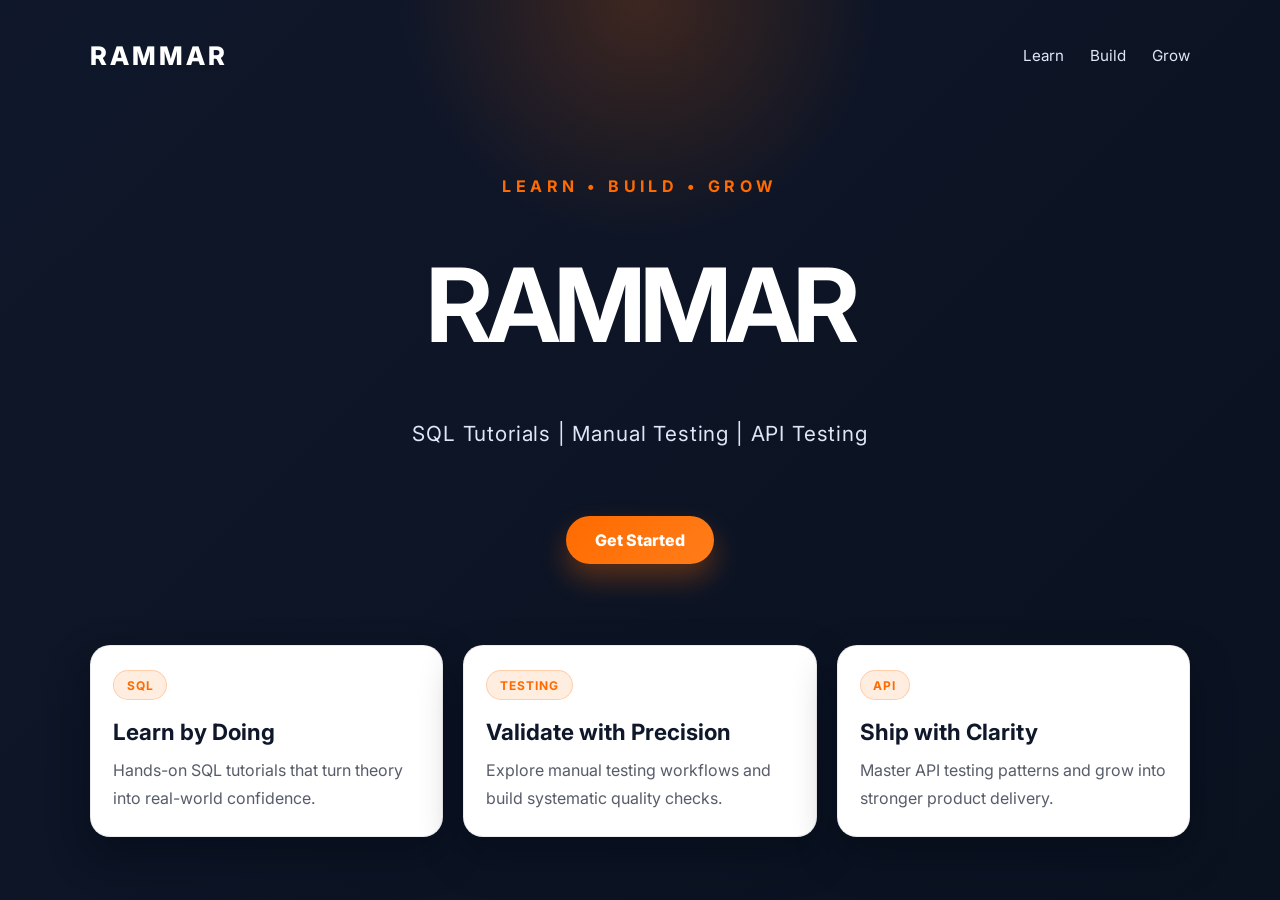
<file: index.html>
<!DOCTYPE html>
<html lang="en">
  <head>
    <meta charset="UTF-8" />
    <meta name="viewport" content="width=device-width, initial-scale=1.0" />
    <title>RAMMAR</title>
    <meta
      name="description"
      content="RAMMAR helps you Learn • Build • Grow through SQL tutorials, manual testing, and API testing."
    />
    <link rel="preconnect" href="https://fonts.googleapis.com" />
    <link rel="preconnect" href="https://fonts.gstatic.com" crossorigin />
    <link
      href="https://fonts.googleapis.com/css2?family=Inter:wght@400;500;600;700;800;900&display=swap"
      rel="stylesheet"
    />
    <link rel="stylesheet" href="styles.css" />
  </head>
  <body>
    <div class="page-shell">
      <header class="topbar">
        <div class="brand">RAMMAR</div>
        <nav class="nav" aria-label="Main navigation">
          <a href="#learn">Learn</a>
          <a href="#build">Build</a>
          <a href="#grow">Grow</a>
        </nav>
      </header>

      <main class="hero" id="learn">
        <p class="eyebrow">Learn • Build • Grow</p>
        <h1>RAMMAR</h1>
        <p class="subtitle">SQL Tutorials | Manual Testing | API Testing</p>
        <a class="cta" href="#build">Get Started</a>
      </main>

      <section class="feature-grid" id="build">
        <article class="card">
          <span class="card-tag">SQL</span>
          <h2>Learn by Doing</h2>
          <p>Hands-on SQL tutorials that turn theory into real-world confidence.</p>
        </article>
        <article class="card">
          <span class="card-tag">Testing</span>
          <h2>Validate with Precision</h2>
          <p>Explore manual testing workflows and build systematic quality checks.</p>
        </article>
        <article class="card" id="grow">
          <span class="card-tag">API</span>
          <h2>Ship with Clarity</h2>
          <p>Master API testing patterns and grow into stronger product delivery.</p>
        </article>
      </section>
    </div>
  </body>
</html>
</file>
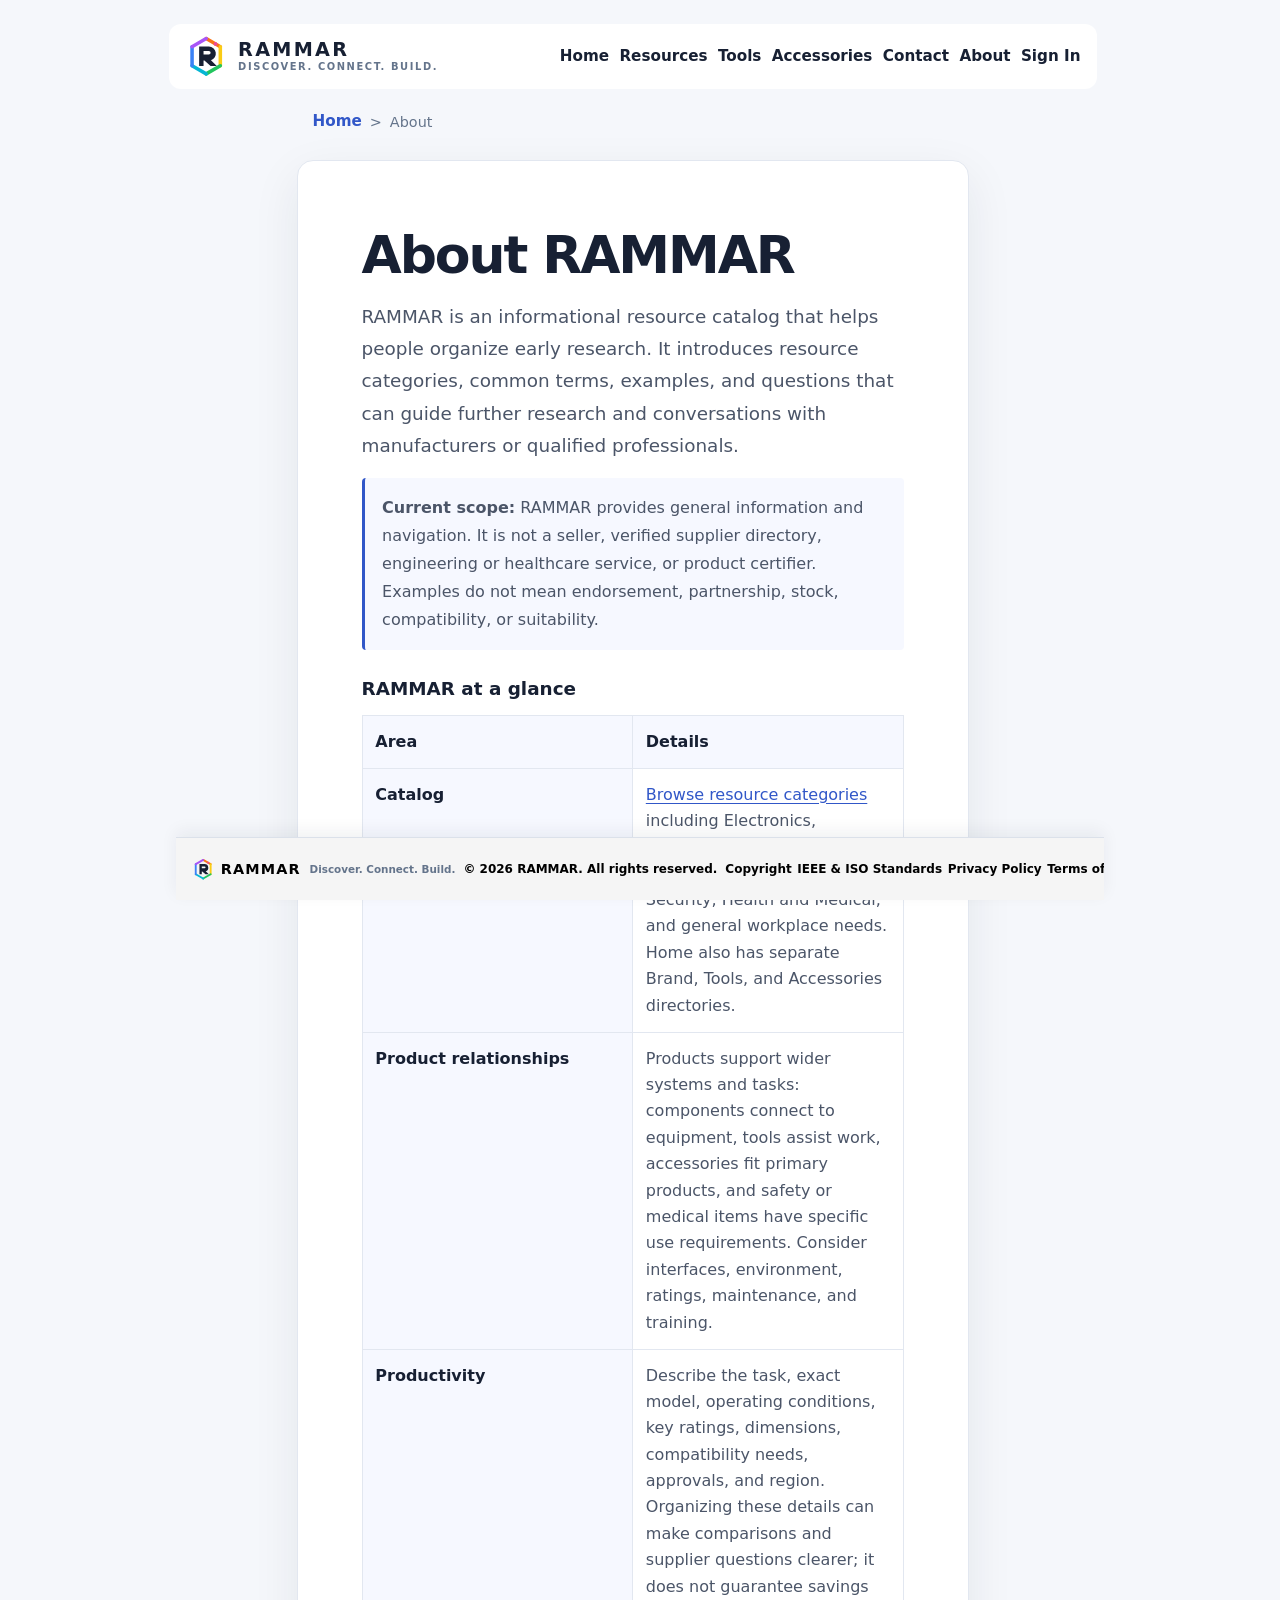
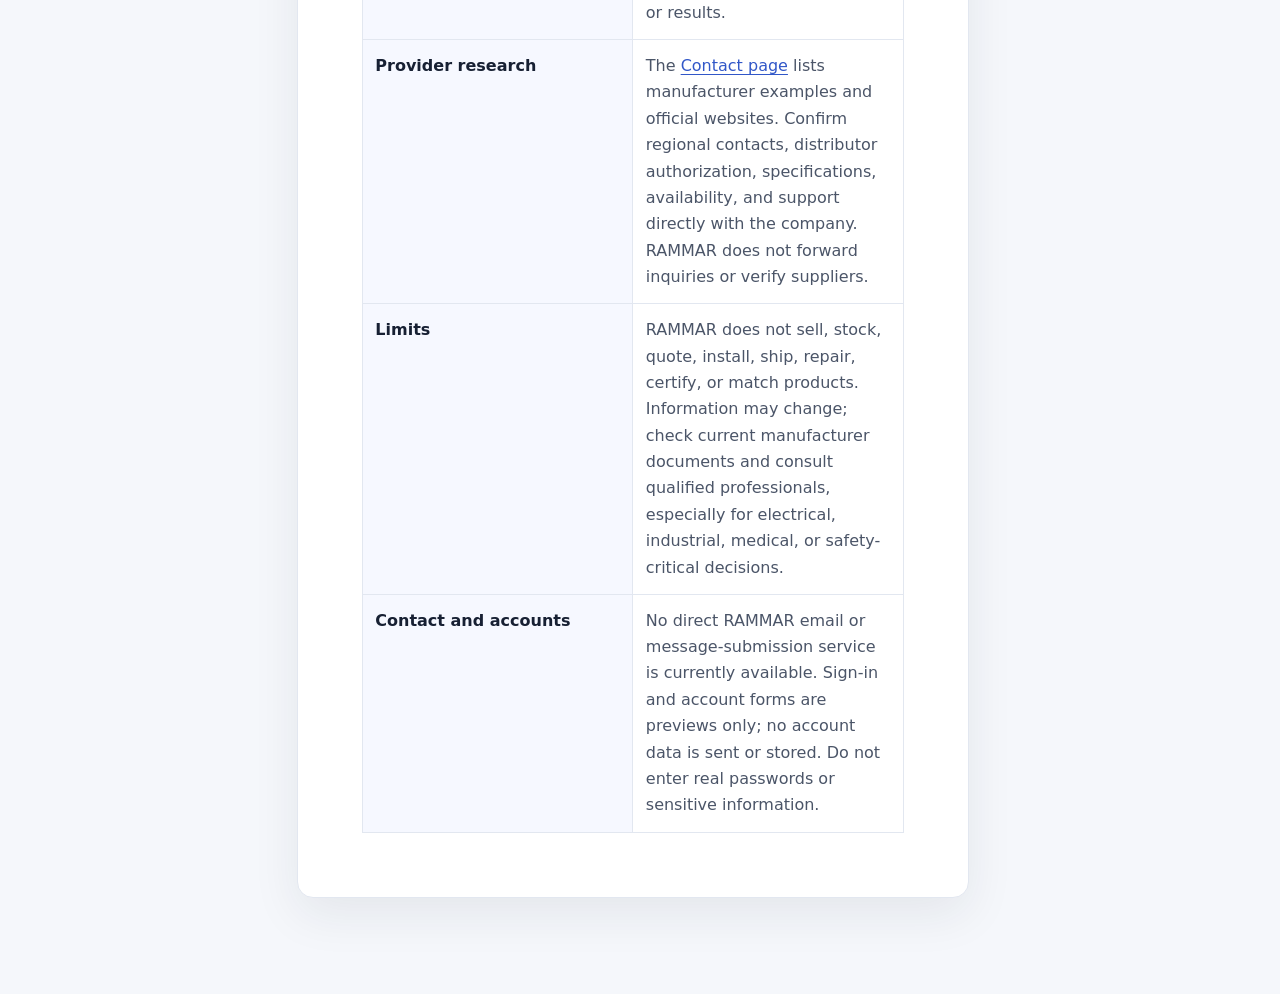
<file: about.html>
<!DOCTYPE html>
<html lang="en">
<head>
  <meta charset="UTF-8">
  <meta name="viewport" content="width=device-width, initial-scale=1">
  <meta name="description" content="Learn about RAMMAR and the resource categories featured on the site.">
  <title>About | RAMMAR</title>
  <style>
    :root {
      color-scheme: light;
      font-family: system-ui, -apple-system, BlinkMacSystemFont, "Segoe UI", sans-serif;
      color: #172033;
      background: #f5f7fb;
    }

    body {
      display: flex;
      flex-direction: column;
      min-height: 100vh;
      margin: 0;
      padding: 1.5rem;
      box-sizing: border-box;
    }

    header,
    main,
    footer {
      width: min(100%, 58rem);
      margin-right: auto;
      margin-left: auto;
    }

    header {
      margin-bottom: 0.75rem;
      padding: 0.7rem 1rem;
      border-radius: 0.75rem;
      background: #fff;
    }

    .top-nav {
      display: flex;
      align-items: center;
      justify-content: space-between;
      flex-wrap: wrap;
      gap: 0.75rem 1.25rem;
      position: relative;
    }

    .brand {
      display: inline-flex;
      align-items: center;
      gap: 0.7rem;
      color: #172033;
      text-decoration: none;
    }

    .brand-logo {
      display: block;
      width: 2.65rem;
      height: 2.65rem;
      flex: none;
    }

    .brand-copy {
      display: grid;
      gap: 0.1rem;
    }

    .brand-name {
      font-size: 1.2rem;
      font-weight: 850;
      letter-spacing: 0.12em;
      line-height: 1;
    }

    .brand-tagline {
      color: #64748b;
      font-size: 0.62rem;
      font-weight: 650;
      letter-spacing: 0.16em;
      line-height: 1.2;
      text-transform: uppercase;
    }

    #site-menu {
      display: flex;
      align-items: center;
      flex: 1 1 auto;
      flex-wrap: wrap;
      justify-content: flex-end;
      min-width: 0;
      gap: 0.15rem 0.65rem;
      margin: 0;
      padding: 0;
      list-style: none;
    }

    #site-menu > li {
      position: relative;
    }

    .products-dropdown > summary {
      color: #000;
      font-size: 0.95rem;
      font-weight: 700;
      cursor: pointer;
      list-style: none;
    }

    .products-dropdown > summary::-webkit-details-marker {
      display: none;
    }

    .products-submenu {
      position: absolute;
      top: calc(100% + 0.5rem);
      left: 0;
      z-index: 2;
      display: none;
      flex-direction: column;
      gap: 0.25rem;
      min-width: 14rem;
      margin: 0;
      padding: 0.5rem;
      list-style: none;
      border: 1px solid #e2e7f0;
      border-radius: 0.75rem;
      background: #fff;
      box-shadow: 0 0.75rem 1.5rem rgb(23 32 51 / 12%);
    }

    .products-dropdown[open] .products-submenu {
      display: flex;
    }

    .electronics-dropdown > summary,
    .category-dropdown > summary {
      padding: 0.55rem 0.65rem;
      color: #000;
      font-size: 0.95rem;
      font-weight: 700;
      cursor: pointer;
      list-style: none;
    }

    .electronics-dropdown > summary::-webkit-details-marker,
    .category-dropdown > summary::-webkit-details-marker {
      display: none;
    }

    .electronics-submenu,
    .category-submenu {
      display: none;
      flex-direction: column;
      gap: 0.1rem;
      margin: 0 0 0.35rem;
      padding: 0 0 0 0.75rem;
      list-style: none;
    }

    .electronics-dropdown[open] .electronics-submenu,
    .category-dropdown[open] .category-submenu {
      display: flex;
    }

    nav a {
      color: #000;
      font-size: 0.95rem;
      font-weight: 700;
      text-decoration: none;
    }

    nav a:hover,
    nav a[aria-current="page"] {
      color: #000;
      background: #fff7ed;
    }

    .breadcrumbs {
      width: min(100%, 50rem);
      box-sizing: border-box;
      margin: 0 auto 1rem;
      padding: 0.65rem 1rem;
      color: #64748b;
      font-size: 0.9rem;
    }

    .breadcrumbs ol {
      display: flex;
      align-items: center;
      flex-wrap: wrap;
      gap: 0;
      margin: 0;
      padding: 0;
      list-style: none;
    }

    .breadcrumbs li {
      display: flex;
      align-items: center;
      white-space: nowrap;
    }

    .breadcrumbs li + li::before {
      padding: 0 0.5rem;
      color: #64748b;
      content: ">";
    }

    .breadcrumbs a {
      color: #3157c8;
      text-decoration: none;
    }

    .breadcrumbs a:hover {
      text-decoration: underline;
    }

    .products-submenu a {
      display: block;
      padding: 0.55rem 0.65rem;
      border-radius: 0.4rem;
      white-space: nowrap;
    }

    main {
      flex: 1;
      margin: 0 auto;
      width: min(100%, 42rem);
      padding: clamp(2rem, 7vw, 4rem);
      border: 1px solid #e2e7f0;
      border-radius: 1rem;
      background: #fff;
      box-shadow: 0 1rem 3rem rgb(23 32 51 / 8%);
    }

    h1 {
      margin: 0 0 1rem;
      font-size: clamp(2rem, 7vw, 3.25rem);
      letter-spacing: -0.04em;
    }

    p {
      margin: 0 0 1rem;
      color: #4b5568;
      font-size: 1rem;
      line-height: 1.75;
    }

    .about-lead {
      font-size: 1.15rem;
      line-height: 1.75;
    }

    .about-note {
      padding: 1rem 1.1rem;
      border-left: 3px solid #3157c8;
      border-radius: 0.25rem;
      background: #f6f8ff;
    }

    .about-table-wrap {
      margin-top: 1.5rem;
      overflow-x: auto;
    }

    .about-table {
      width: 100%;
      border-collapse: collapse;
      table-layout: fixed;
      color: #4b5568;
      line-height: 1.65;
    }

    .about-table caption {
      padding: 0 0 0.65rem;
      color: #172033;
      font-size: 1.15rem;
      font-weight: 750;
      text-align: left;
    }

    .about-table th,
    .about-table td {
      padding: 0.8rem;
      border: 1px solid #e2e7f0;
      text-align: left;
      vertical-align: top;
      overflow-wrap: anywhere;
    }

    .about-table th {
      width: 27%;
      color: #172033;
      background: #f6f8ff;
    }

    .about-table a {
      color: #3157c8;
      text-underline-offset: 0.18em;
    }

    @media (max-width: 38rem) {
      main {
        padding: 1.5rem;
      }
    }

    footer {
      width: min(100%, 58rem);
      margin: auto auto 0;
      padding: 1.25rem 1rem;
      border-top: 1px solid #dbe1ea;
      color: #000;
      font-size: 0.9rem;
      font-weight: 700;
    }

    .footer-content {
      display: grid;
      grid-template-columns: max-content max-content;
      align-items: center;
      gap: 0.5rem;
    }

    .footer-brand {
      display: inline-flex;
      align-items: center;
      gap: 0.4rem;
      flex: none;
      grid-column: 1 / -1;
      color: #000;
      font-weight: 800;
      letter-spacing: 0.08em;
      text-decoration: none;
    }

    .footer-logo-mark {
      display: block;
      width: 1.4rem;
      height: 1.4rem;
      flex: none;
    }

    .footer-meta {
      display: block;
      flex: none;
      font-size: 0.75rem;
      white-space: nowrap;
    }

    .footer-links {
      display: flex;
      flex: none;
      flex-wrap: nowrap;
      justify-self: start;
      gap: 0 0.25rem;
      white-space: nowrap;
    }

    .footer-links a {
      color: #000;
      font-weight: 700;
      font-size: 0.75rem;
      text-underline-offset: 0.2em;
    }

    @media (max-width: 48rem) {
      .footer-content {
        grid-template-columns: 1fr;
      }

      .footer-brand {
        grid-column: auto;
      }

      .footer-meta,
      .footer-links {
        white-space: normal;
      }

      .footer-links {
        justify-self: start;
        flex-wrap: wrap;
      }
    }
  </style>
    <link rel="stylesheet" href="site-layout.css?v=8">
  </head>
<body class="about-page">
  <header>
    <nav class="top-nav" aria-label="Main navigation">
      <a class="brand" href="index.html" aria-label="RAMMAR home">
        <svg class="brand-logo" viewBox="0 0 48 48" aria-hidden="true" focusable="false">
          <path d="M24 4 40 13.2" fill="none" stroke="#f97316" stroke-width="4" stroke-linecap="round"/>
          <path d="M40 13.2v21.6" fill="none" stroke="#facc15" stroke-width="4" stroke-linecap="round"/>
          <path d="m40 34.8-16 9.2" fill="none" stroke="#22c55e" stroke-width="4" stroke-linecap="round"/>
          <path d="m24 44-16-9.2" fill="none" stroke="#06b6d4" stroke-width="4" stroke-linecap="round"/>
          <path d="M8 34.8V13.2" fill="none" stroke="#3b82f6" stroke-width="4" stroke-linecap="round"/>
          <path d="M8 13.2 24 4" fill="none" stroke="#a855f7" stroke-width="4" stroke-linecap="round"/>
          <path d="M16 35V13h11a8 8 0 0 1 2.4 15.6L36 35h-7l-7-6h-1v6h-5Zm5-13h6a2 2 0 1 0 0-4h-6v4Z" fill="#172033" fill-rule="evenodd"/>
          <circle cx="34.5" cy="10.1" r="2.1" fill="#ec4899"/>
        </svg>
        <span class="brand-copy"><span class="brand-name">RAMMAR</span><span class="brand-tagline">Discover. Connect. Build.</span></span>
      </a>
      <ul id="site-menu">
        <li><a href="index.html">Home</a></li>
        <li><a href="products.html">Resources</a></li>
        <li><a href="index.html#tools">Tools</a></li>
        <li><a href="index.html#accessories">Accessories</a></li>
        <li><a href="contact.html">Contact</a></li>
        <li><a href="about.html" aria-current="page">About</a></li>
        <li><a href="signin.html">Sign In</a></li>
      </ul>
    </nav>
  </header>
  <nav class="breadcrumbs" aria-label="Breadcrumb">
    <ol>
      <li><a href="index.html">Home</a></li>
      <li><span aria-current="page">About</span></li>
    </ol>
  </nav>
  <main>
    <h1>About RAMMAR</h1>
    <p class="about-lead">RAMMAR is an informational resource catalog that helps people organize early research. It introduces resource categories, common terms, examples, and questions that can guide further research and conversations with manufacturers or qualified professionals.</p>
    <p class="about-note"><strong>Current scope:</strong> RAMMAR provides general information and navigation. It is not a seller, verified supplier directory, engineering or healthcare service, or product certifier. Examples do not mean endorsement, partnership, stock, compatibility, or suitability.</p>

    <div class="about-table-wrap">
      <table class="about-table">
        <caption>RAMMAR at a glance</caption>
        <thead>
          <tr><th scope="col">Area</th><th scope="col">Details</th></tr>
        </thead>
        <tbody>
          <tr>
            <th scope="row">Catalog</th>
            <td><a href="products.html">Browse resource categories</a> including Electronics, Electrical, Hardware and Machinery, Safety and Security, Health and Medical, and general workplace needs. Home also has separate Brand, Tools, and Accessories directories.</td>
          </tr>
          <tr>
            <th scope="row">Product relationships</th>
            <td>Products support wider systems and tasks: components connect to equipment, tools assist work, accessories fit primary products, and safety or medical items have specific use requirements. Consider interfaces, environment, ratings, maintenance, and training.</td>
          </tr>
          <tr>
            <th scope="row">Productivity</th>
            <td>Describe the task, exact model, operating conditions, key ratings, dimensions, compatibility needs, approvals, and region. Organizing these details can make comparisons and supplier questions clearer; it does not guarantee savings or results.</td>
          </tr>
          <tr>
            <th scope="row">Provider research</th>
            <td>The <a href="contact.html">Contact page</a> lists manufacturer examples and official websites. Confirm regional contacts, distributor authorization, specifications, availability, and support directly with the company. RAMMAR does not forward inquiries or verify suppliers.</td>
          </tr>
          <tr>
            <th scope="row">Limits</th>
            <td>RAMMAR does not sell, stock, quote, install, ship, repair, certify, or match products. Information may change; check current manufacturer documents and consult qualified professionals, especially for electrical, industrial, medical, or safety-critical decisions.</td>
          </tr>
          <tr>
            <th scope="row">Contact and accounts</th>
            <td>No direct RAMMAR email or message-submission service is currently available. Sign-in and account forms are previews only; no account data is sent or stored. Do not enter real passwords or sensitive information.</td>
          </tr>
        </tbody>
      </table>
    </div>
  </main>
  <footer>
    <div class="footer-content">
      <a class="footer-brand" href="index.html" aria-label="RAMMAR home"><svg class="footer-logo-mark" viewBox="0 0 48 48" aria-hidden="true" focusable="false"><path d="M24 4 40 13.2" fill="none" stroke="#f97316" stroke-width="4" stroke-linecap="round"/><path d="M40 13.2v21.6" fill="none" stroke="#facc15" stroke-width="4" stroke-linecap="round"/><path d="m40 34.8-16 9.2" fill="none" stroke="#22c55e" stroke-width="4" stroke-linecap="round"/><path d="m24 44-16-9.2" fill="none" stroke="#06b6d4" stroke-width="4" stroke-linecap="round"/><path d="M8 34.8V13.2" fill="none" stroke="#3b82f6" stroke-width="4" stroke-linecap="round"/><path d="M8 13.2 24 4" fill="none" stroke="#a855f7" stroke-width="4" stroke-linecap="round"/><path d="M16 35V13h11a8 8 0 0 1 2.4 15.6L36 35h-7l-7-6h-1v6h-5Zm5-13h6a2 2 0 1 0 0-4h-6v4Z" fill="#172033" fill-rule="evenodd"/><circle cx="34.5" cy="10.1" r="2.1" fill="#ec4899"/></svg>RAMMAR</a>
      <div class="footer-meta">
        <span>&copy; 2026 RAMMAR. All rights reserved.</span>
      </div>
      <nav class="footer-links" aria-label="Legal information">
        <a href="legal.html#copyright">Copyright</a>
        <a href="legal.html#standards">IEEE &amp; ISO Standards</a>
        <a href="legal.html#privacy">Privacy Policy</a>
        <a href="legal.html#terms">Terms of Use</a>
      </nav>
    </div>
  </footer>
  <script src="breadcrumbs.js?v=4"></script>
</body>
</html>
</file>
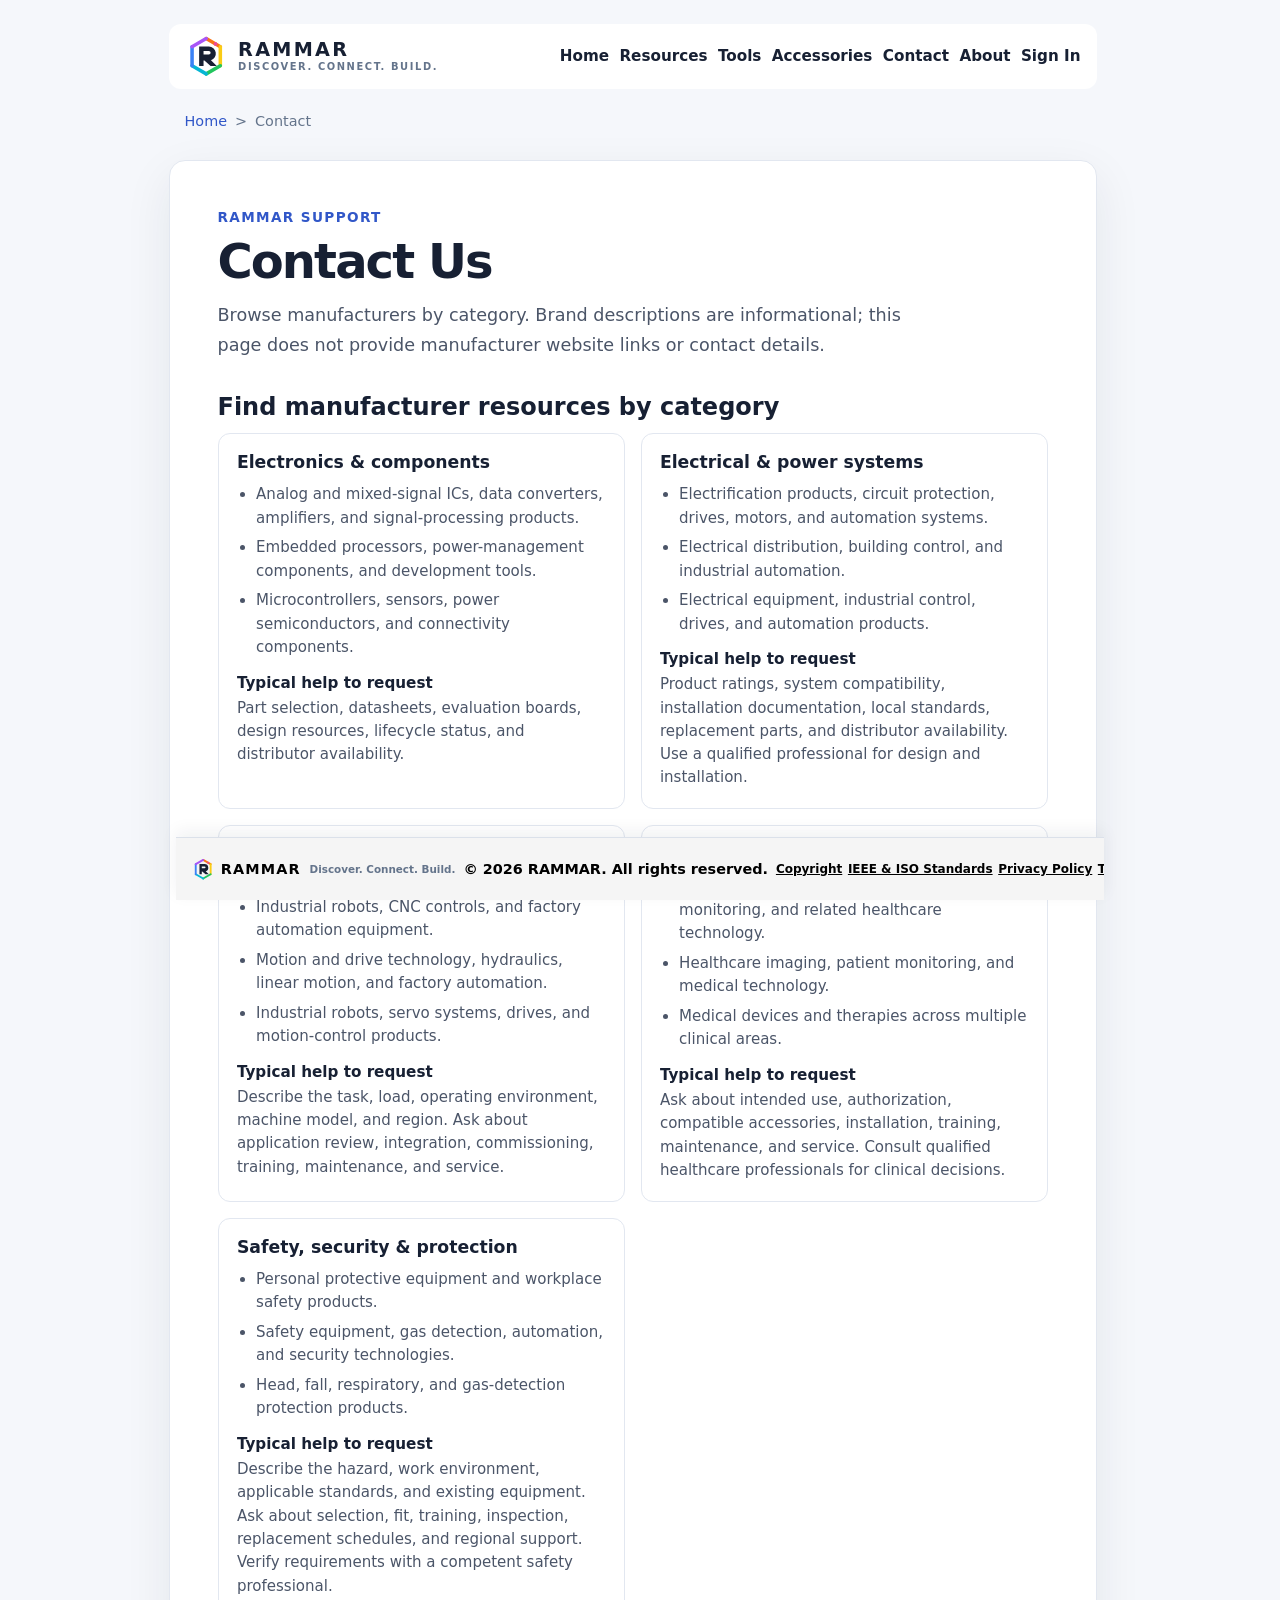
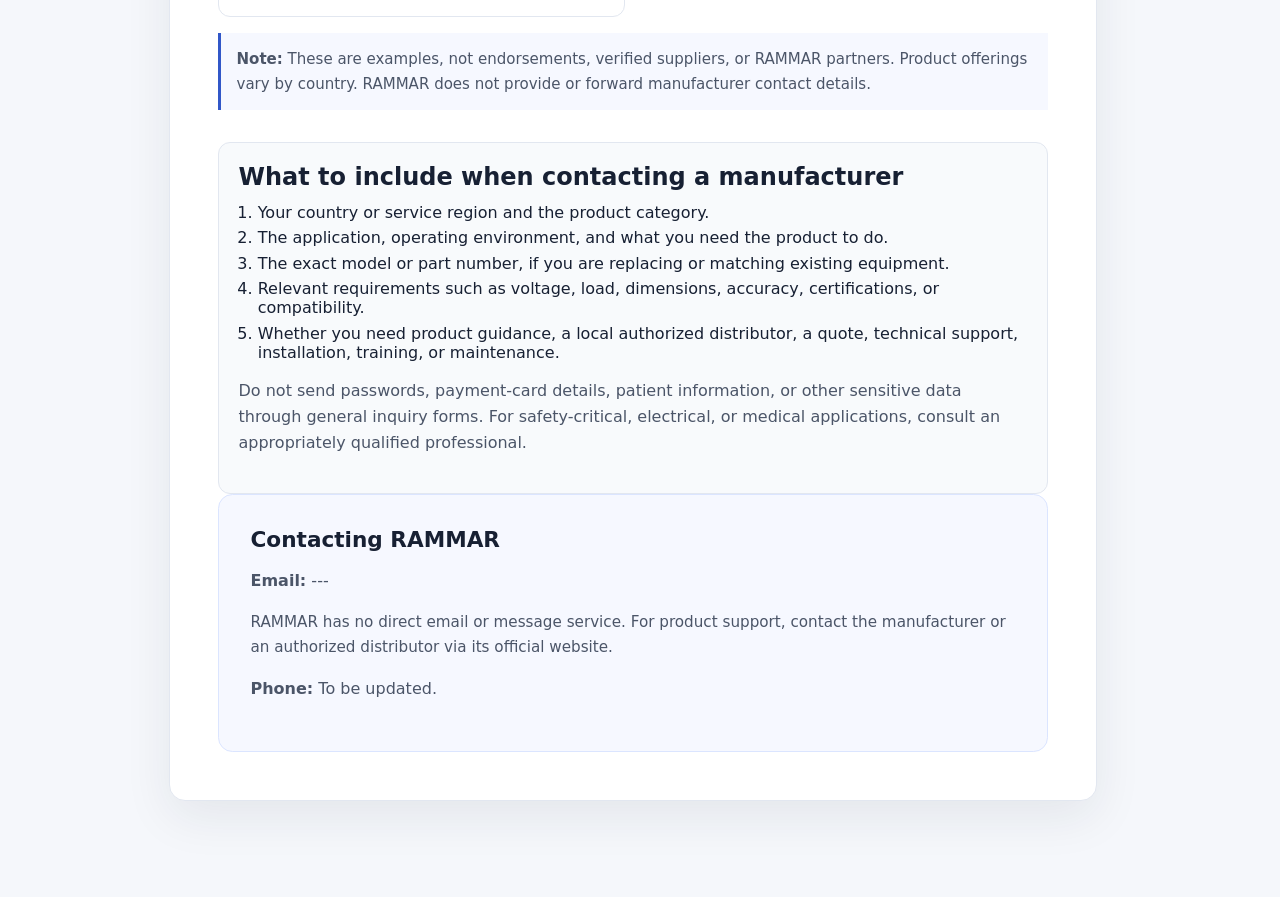
<file: contact.html>
<!DOCTYPE html>
<html lang="en">
<head>
  <meta charset="UTF-8">
  <meta name="viewport" content="width=device-width, initial-scale=1">
  <meta name="description" content="Contact RAMMAR for website feedback, product-category questions, and general inquiries.">
  <title>Contact Us | RAMMAR</title>
  <style>
    :root {
      color-scheme: light;
      font-family: system-ui, -apple-system, BlinkMacSystemFont, "Segoe UI", sans-serif;
      color: #172033;
      background: #f5f7fb;
    }

    body {
      display: flex;
      flex-direction: column;
      min-height: 100vh;
      margin: 0;
      padding: 1.5rem;
      box-sizing: border-box;
    }

    header,
    main,
    footer {
      width: min(100%, 58rem);
      margin-right: auto;
      margin-left: auto;
    }

    header {
      margin-bottom: 0.75rem;
      padding: 0.7rem 1rem;
      border-radius: 0.75rem;
      background: #fff;
    }

    .top-nav,
    #site-menu,
    .breadcrumbs ol,
    .footer-links {
      display: flex;
      align-items: center;
    }

    .top-nav {
      justify-content: space-between;
      flex-wrap: wrap;
      gap: 0.75rem 1.25rem;
    }

    .brand {
      display: inline-flex;
      align-items: center;
      gap: 0.7rem;
      color: #172033;
      text-decoration: none;
    }

    .brand-logo {
      width: 2.65rem;
      height: 2.65rem;
      flex: none;
    }

    .brand-copy {
      display: grid;
      gap: 0.1rem;
    }

    .brand-name {
      font-size: 1.2rem;
      font-weight: 850;
      letter-spacing: 0.12em;
      line-height: 1;
    }

    .brand-tagline {
      color: #64748b;
      font-size: 0.62rem;
      font-weight: 650;
      letter-spacing: 0.16em;
      line-height: 1.2;
      text-transform: uppercase;
    }

    #site-menu {
      flex-wrap: wrap;
      gap: 0.15rem 0.65rem;
      margin: 0;
      padding: 0;
      list-style: none;
    }

    #site-menu a {
      color: #000;
      font-size: 0.95rem;
      font-weight: 700;
      text-decoration: none;
    }

    #site-menu a:hover,
    #site-menu a[aria-current="page"] {
      background: #fff7ed;
    }

    .breadcrumbs {
      flex-wrap: wrap;
      width: min(100%, 58rem);
      box-sizing: border-box;
      margin: 0 auto 1rem;
      padding: 0.65rem 1rem;
      color: #64748b;
      font-size: 0.9rem;
    }

    .breadcrumbs ol {
      flex-wrap: wrap;
      gap: 0;
      margin: 0;
      padding: 0;
      list-style: none;
    }

    .breadcrumbs li {
      display: flex;
      align-items: center;
      white-space: nowrap;
    }

    .breadcrumbs li + li::before {
      padding: 0 0.5rem;
      color: #64748b;
      content: ">";
    }

    .breadcrumbs a {
      color: #3157c8;
      text-decoration: none;
    }

    main {
      flex: 1;
      padding: clamp(1.5rem, 5vw, 3rem);
      border: 1px solid #e2e7f0;
      border-radius: 1rem;
      background: #fff;
      box-shadow: 0 1rem 3rem rgb(23 32 51 / 8%);
    }

    .eyebrow {
      margin: 0 0 0.5rem;
      color: #3157c8;
      font-size: 0.85rem;
      font-weight: 700;
      letter-spacing: 0.1em;
      text-transform: uppercase;
    }

    h1 {
      margin: 0 0 0.75rem;
      font-size: clamp(2rem, 6vw, 3rem);
      letter-spacing: -0.04em;
    }

    .intro {
      max-width: 44rem;
      margin: 0 0 2rem;
      color: #4b5568;
      font-size: 1.1rem;
      line-height: 1.7;
    }

    .contact-panel {
      padding: clamp(1.25rem, 4vw, 2rem);
      border: 1px solid #dbe5ff;
      border-radius: 0.9rem;
      background: #f6f8ff;
    }

    .contact-panel h2,
    .help-section h2 {
      margin: 0 0 0.75rem;
      font-size: 1.35rem;
    }

    .contact-panel p,
    .help-section p {
      color: #4b5568;
      line-height: 1.65;
    }

    .contact-note {
      margin-bottom: 0;
      font-size: 0.95rem;
    }

    .help-section {
      margin-top: 2rem;
    }

    .owner-directory {
      margin: 2rem 0;
    }

    .owner-directory > h2,
    .contact-steps > h2 {
      margin: 0 0 0.75rem;
      font-size: 1.5rem;
    }

    .owner-directory > p,
    .contact-steps > p {
      color: #4b5568;
      line-height: 1.65;
    }

    .owner-grid {
      display: grid;
      grid-template-columns: repeat(auto-fit, minmax(min(100%, 17rem), 1fr));
      gap: 1rem;
    }

    .owner-card {
      padding: 1.15rem;
      border: 1px solid #e2e7f0;
      border-radius: 0.75rem;
      background: #fff;
    }

    .owner-card h3 {
      margin: 0 0 0.7rem;
      font-size: 1.08rem;
    }

    .owner-card h4 {
      margin: 0.9rem 0 0.3rem;
      font-size: 0.95rem;
    }

    .owner-card p,
    .owner-card li {
      color: #4b5568;
      font-size: 0.94rem;
      line-height: 1.55;
    }

    .owner-card p {
      margin: 0;
    }

    .owner-card ul,
    .contact-steps ol {
      display: grid;
      gap: 0.4rem;
      margin: 0;
      padding-left: 1.2rem;
    }

    .owner-card a,
    .contact-steps a {
      color: #2447b8;
      font-weight: 650;
      text-underline-offset: 0.2em;
    }

    .owner-disclaimer {
      margin-top: 1rem;
      padding: 0.85rem 1rem;
      border-left: 3px solid #3157c8;
      background: #f6f8ff;
      font-size: 0.94rem;
    }

    .contact-steps {
      margin-top: 2rem;
      padding: 1.25rem;
      border: 1px solid #e2e7f0;
      border-radius: 0.75rem;
      background: #f8fafc;
    }

    .help-grid {
      display: grid;
      grid-template-columns: repeat(auto-fit, minmax(min(100%, 14rem), 1fr));
      gap: 1rem;
    }

    .help-card {
      padding: 1.1rem;
      border: 1px solid #e2e7f0;
      border-radius: 0.75rem;
      background: #fff;
    }

    .help-card h3 {
      margin: 0;
      font-size: 1rem;
    }

    .help-card p {
      margin-bottom: 0;
      font-size: 0.95rem;
    }

    .help-card a {
      color: #2447b8;
      font-weight: 650;
      text-underline-offset: 0.2em;
    }

    footer {
      margin-top: 2rem;
      padding: 1.25rem 1rem;
      border-top: 1px solid #dbe1ea;
      color: #000;
      font-size: 0.9rem;
      font-weight: 700;
    }

    .footer-content {
      display: grid;
      grid-template-columns: max-content max-content;
      align-items: center;
      gap: 0.5rem;
    }

    .footer-brand {
      display: inline-flex;
      align-items: center;
      gap: 0.4rem;
      grid-column: 1 / -1;
      color: #000;
      font-weight: 800;
      letter-spacing: 0.08em;
      text-decoration: none;
    }

    .footer-logo-mark {
      width: 1.4rem;
      height: 1.4rem;
    }

    .footer-links {
      flex-wrap: nowrap;
      gap: 0 0.25rem;
      white-space: nowrap;
    }

    .footer-links a {
      color: #000;
      font-size: 0.75rem;
      font-weight: 700;
    }

    a:focus-visible {
      outline: 3px solid #3157c8;
      outline-offset: 4px;
      border-radius: 2px;
    }

    @media (max-width: 48rem) {
      .footer-content {
        grid-template-columns: 1fr;
      }

      .footer-brand {
        grid-column: auto;
      }

      .footer-links {
        flex-wrap: wrap;
        white-space: normal;
      }
    }
  </style>
    <link rel="stylesheet" href="site-layout.css?v=8">
  </head>
<body>
  <header>
    <nav class="top-nav" aria-label="Main navigation">
      <a class="brand" href="index.html" aria-label="RAMMAR home">
        <svg class="brand-logo" viewBox="0 0 48 48" aria-hidden="true" focusable="false">
          <path d="M24 4 40 13.2" fill="none" stroke="#f97316" stroke-width="4" stroke-linecap="round"/>
          <path d="M40 13.2v21.6" fill="none" stroke="#facc15" stroke-width="4" stroke-linecap="round"/>
          <path d="m40 34.8-16 9.2" fill="none" stroke="#22c55e" stroke-width="4" stroke-linecap="round"/>
          <path d="m24 44-16-9.2" fill="none" stroke="#06b6d4" stroke-width="4" stroke-linecap="round"/>
          <path d="M8 34.8V13.2" fill="none" stroke="#3b82f6" stroke-width="4" stroke-linecap="round"/>
          <path d="M8 13.2 24 4" fill="none" stroke="#a855f7" stroke-width="4" stroke-linecap="round"/>
          <path d="M16 35V13h11a8 8 0 0 1 2.4 15.6L36 35h-7l-7-6h-1v6h-5Zm5-13h6a2 2 0 1 0 0-4h-6v4Z" fill="#172033" fill-rule="evenodd"/>
          <circle cx="34.5" cy="10.1" r="2.1" fill="#ec4899"/>
        </svg>
        <span class="brand-copy"><span class="brand-name">RAMMAR</span><span class="brand-tagline">Discover. Connect. Build.</span></span>
      </a>
      <ul id="site-menu">
        <li><a href="index.html">Home</a></li>
        <li><a href="products.html">Resources</a></li>
        <li><a href="index.html#tools">Tools</a></li>
        <li><a href="index.html#accessories">Accessories</a></li>
        <li><a href="contact.html" aria-current="page">Contact</a></li>
        <li><a href="about.html">About</a></li>
        <li><a href="signin.html">Sign In</a></li>
      </ul>
    </nav>
  </header>
  <nav class="breadcrumbs" aria-label="Breadcrumb">
    <ol>
      <li><a href="index.html">Home</a></li>
      <li><span aria-current="page">Contact</span></li>
    </ol>
  </nav>
  <main>
    <p class="eyebrow">RAMMAR support</p>
    <h1>Contact Us</h1>
    <p class="intro">Browse manufacturers by category. Brand descriptions are informational; this page does not provide manufacturer website links or contact details.</p>

    <section class="owner-directory" aria-labelledby="owner-directory-heading">
      <h2 id="owner-directory-heading">Find manufacturer resources by category</h2>
      <div class="owner-grid">
        <article class="owner-card">
          <h3>Electronics &amp; components</h3>
          <ul>
            <li>Analog and mixed-signal ICs, data converters, amplifiers, and signal-processing products.</li>
            <li>Embedded processors, power-management components, and development tools.</li>
            <li>Microcontrollers, sensors, power semiconductors, and connectivity components.</li>
          </ul>
          <h4>Typical help to request</h4>
          <p>Part selection, datasheets, evaluation boards, design resources, lifecycle status, and distributor availability.</p>
        </article>
        <article class="owner-card">
          <h3>Electrical &amp; power systems</h3>
          <ul>
            <li>Electrification products, circuit protection, drives, motors, and automation systems.</li>
            <li>Electrical distribution, building control, and industrial automation.</li>
            <li>Electrical equipment, industrial control, drives, and automation products.</li>
          </ul>
          <h4>Typical help to request</h4>
          <p>Product ratings, system compatibility, installation documentation, local standards, replacement parts, and distributor availability. Use a qualified professional for design and installation.</p>
        </article>
        <article class="owner-card">
          <h3>Manufacturing &amp; industrial equipment</h3>
          <ul>
            <li>Industrial robots, CNC controls, and factory automation equipment.</li>
            <li>Motion and drive technology, hydraulics, linear motion, and factory automation.</li>
            <li>Industrial robots, servo systems, drives, and motion-control products.</li>
          </ul>
          <h4>Typical help to request</h4>
          <p>Describe the task, load, operating environment, machine model, and region. Ask about application review, integration, commissioning, training, maintenance, and service.</p>
        </article>
        <article class="owner-card">
          <h3>Healthcare &amp; medical equipment</h3>
          <ul>
            <li>Medical imaging, ultrasound, patient monitoring, and related healthcare technology.</li>
            <li>Healthcare imaging, patient monitoring, and medical technology.</li>
            <li>Medical devices and therapies across multiple clinical areas.</li>
          </ul>
          <h4>Typical help to request</h4>
          <p>Ask about intended use, authorization, compatible accessories, installation, training, maintenance, and service. Consult qualified healthcare professionals for clinical decisions.</p>
        </article>
        <article class="owner-card">
          <h3>Safety, security &amp; protection</h3>
          <ul>
            <li>Personal protective equipment and workplace safety products.</li>
            <li>Safety equipment, gas detection, automation, and security technologies.</li>
            <li>Head, fall, respiratory, and gas-detection protection products.</li>
          </ul>
          <h4>Typical help to request</h4>
          <p>Describe the hazard, work environment, applicable standards, and existing equipment. Ask about selection, fit, training, inspection, replacement schedules, and regional support. Verify requirements with a competent safety professional.</p>
        </article>
      </div>
      <p class="owner-disclaimer"><strong>Note:</strong> These are examples, not endorsements, verified suppliers, or RAMMAR partners. Product offerings vary by country. RAMMAR does not provide or forward manufacturer contact details.</p>
    </section>

    <section class="contact-steps" aria-labelledby="contact-steps-heading">
      <h2 id="contact-steps-heading">What to include when contacting a manufacturer</h2>
      <ol>
        <li>Your country or service region and the product category.</li>
        <li>The application, operating environment, and what you need the product to do.</li>
        <li>The exact model or part number, if you are replacing or matching existing equipment.</li>
        <li>Relevant requirements such as voltage, load, dimensions, accuracy, certifications, or compatibility.</li>
        <li>Whether you need product guidance, a local authorized distributor, a quote, technical support, installation, training, or maintenance.</li>
      </ol>
      <p>Do not send passwords, payment-card details, patient information, or other sensitive data through general inquiry forms. For safety-critical, electrical, or medical applications, consult an appropriately qualified professional.</p>
    </section>

    <section class="contact-panel" aria-labelledby="contact-rammar-heading">
      <h2 id="contact-rammar-heading">Contacting RAMMAR</h2>
      <p><strong>Email:</strong> ---</p>
      <p class="contact-note">RAMMAR has no direct email or message service. For product support, contact the manufacturer or an authorized distributor via its official website.</p>
      <p><strong>Phone:</strong> To be updated.</p>
    </section>

  </main>
  <footer>
    <div class="footer-content">
      <a class="footer-brand" href="index.html" aria-label="RAMMAR home">
        <svg class="footer-logo-mark" viewBox="0 0 48 48" aria-hidden="true" focusable="false">
          <path d="M24 4 40 13.2" fill="none" stroke="#f97316" stroke-width="4" stroke-linecap="round"/>
          <path d="M40 13.2v21.6" fill="none" stroke="#facc15" stroke-width="4" stroke-linecap="round"/>
          <path d="m40 34.8-16 9.2" fill="none" stroke="#22c55e" stroke-width="4" stroke-linecap="round"/>
          <path d="m24 44-16-9.2" fill="none" stroke="#06b6d4" stroke-width="4" stroke-linecap="round"/>
          <path d="M8 34.8V13.2" fill="none" stroke="#3b82f6" stroke-width="4" stroke-linecap="round"/>
          <path d="M8 13.2 24 4" fill="none" stroke="#a855f7" stroke-width="4" stroke-linecap="round"/>
          <path d="M16 35V13h11a8 8 0 0 1 2.4 15.6L36 35h-7l-7-6h-1v6h-5Zm5-13h6a2 2 0 1 0 0-4h-6v4Z" fill="#172033" fill-rule="evenodd"/>
          <circle cx="34.5" cy="10.1" r="2.1" fill="#ec4899"/>
        </svg>
        RAMMAR
      </a>
      <div>&copy; 2026 RAMMAR. All rights reserved.</div>
      <nav class="footer-links" aria-label="Legal information">
        <a href="legal.html#copyright">Copyright</a>
        <a href="legal.html#standards">IEEE &amp; ISO Standards</a>
        <a href="legal.html#privacy">Privacy Policy</a>
        <a href="legal.html#terms">Terms of Use</a>
      </nav>
    </div>
  </footer>
  <script src="breadcrumbs.js?v=4"></script>
</body>
</html>
</file>
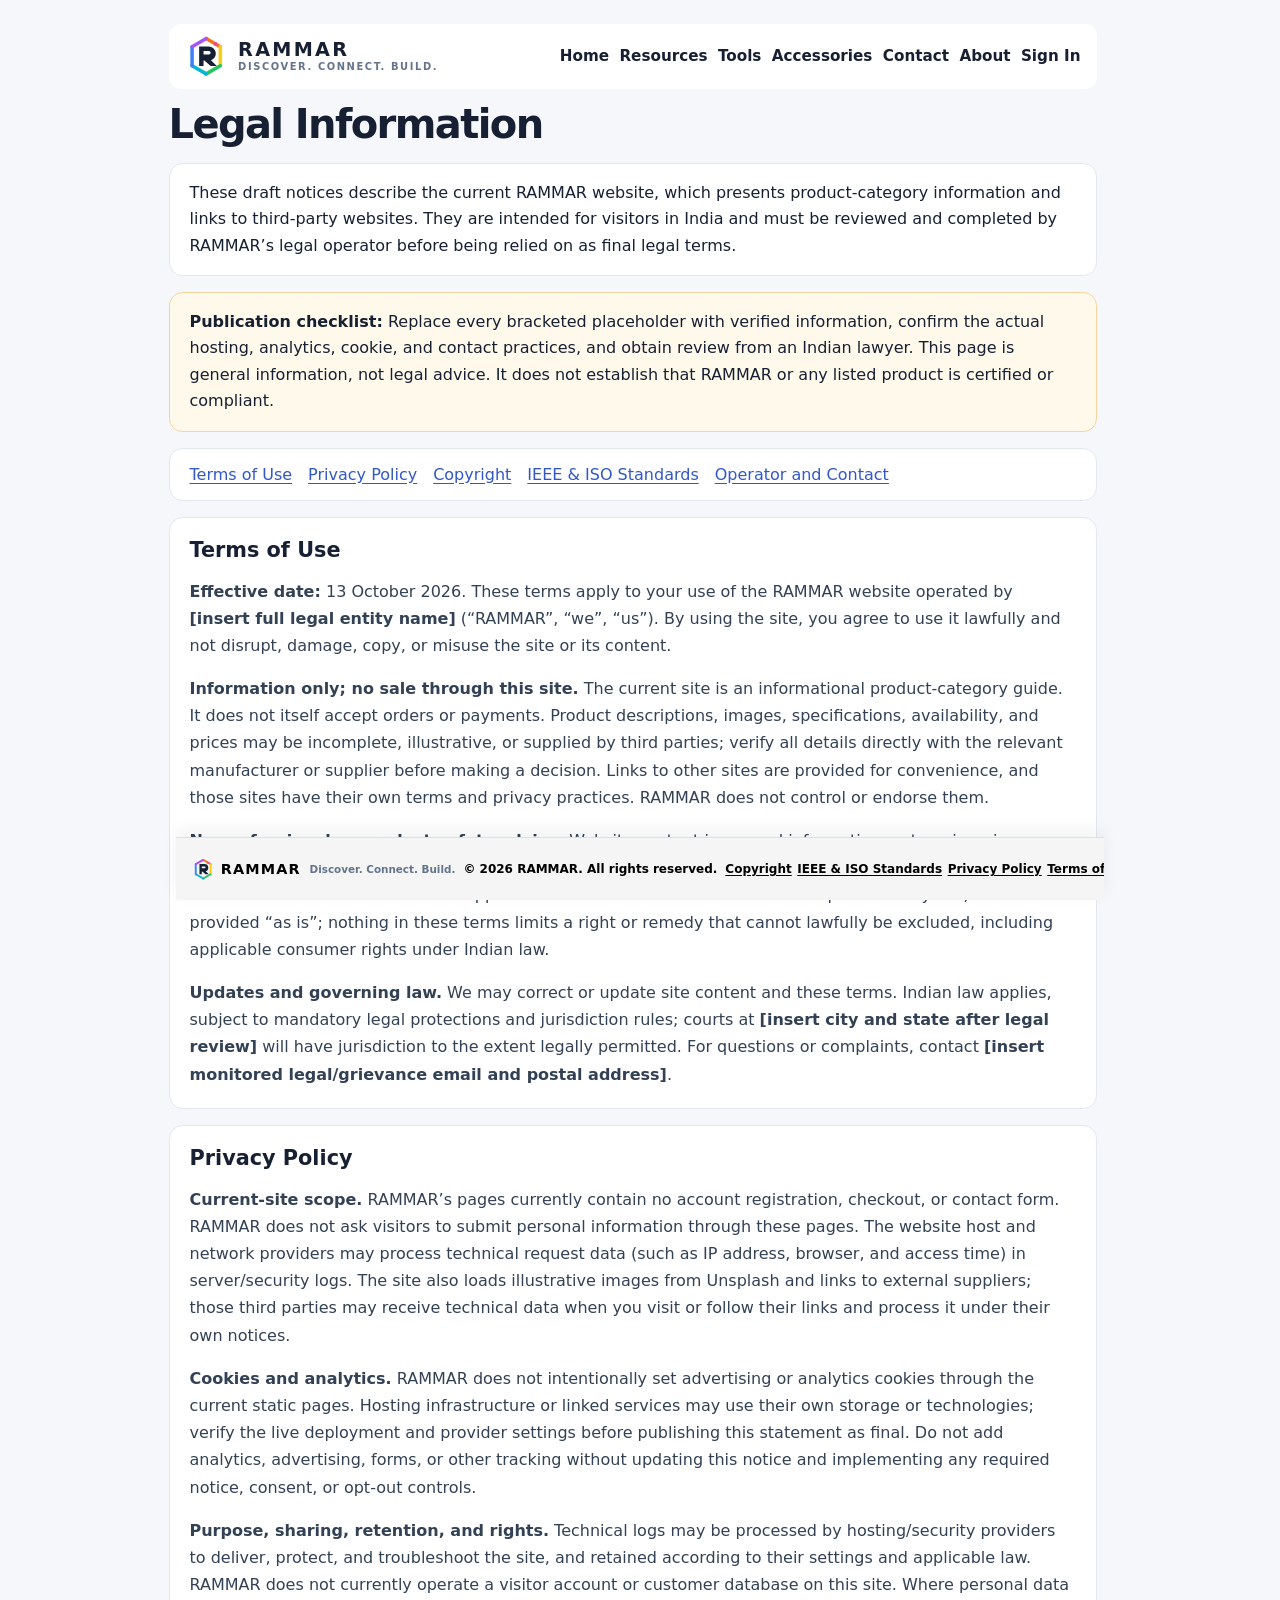
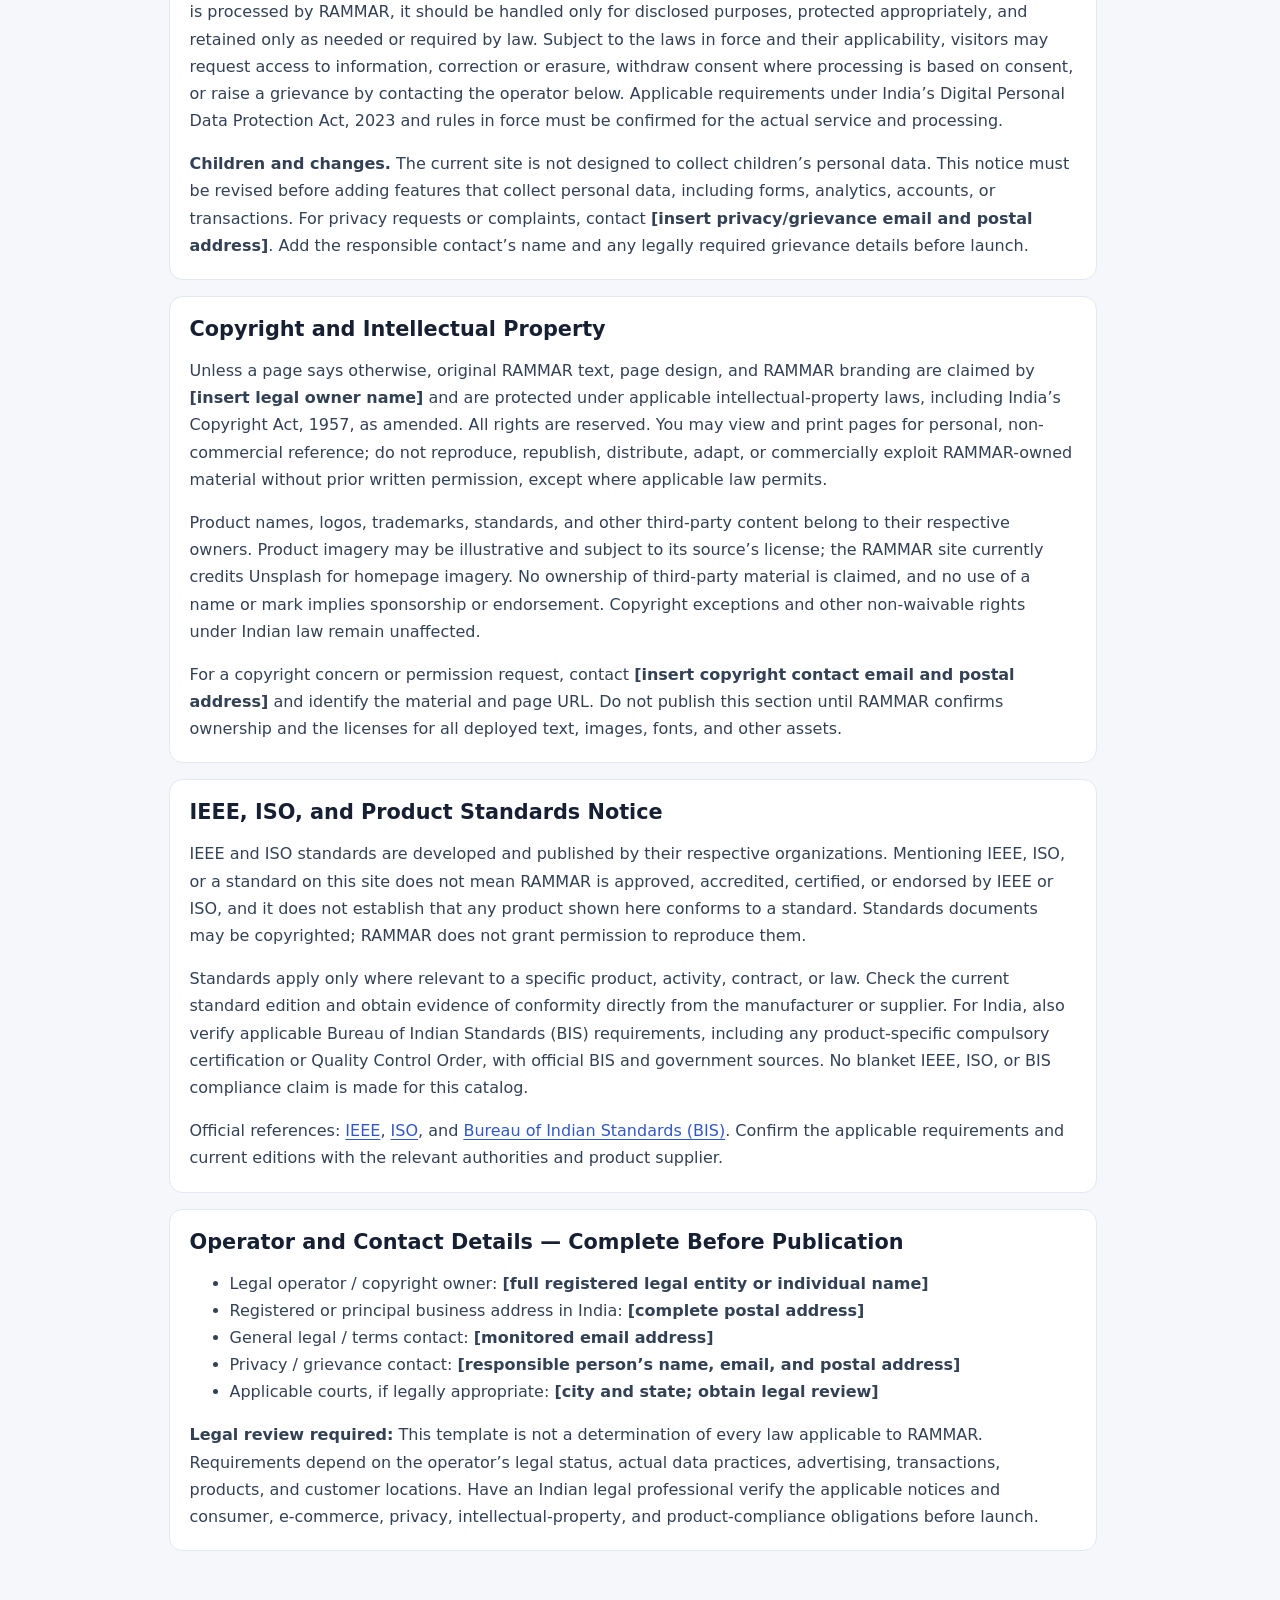
<file: legal.html>
<!DOCTYPE html>
<html lang="en">
<head>
  <meta charset="UTF-8">
  <meta name="viewport" content="width=device-width, initial-scale=1">
  <meta name="description" content="RAMMAR terms of use, privacy notice, copyright information, and IEEE and ISO standards disclaimer for visitors in India.">
  <title>Legal Information | RAMMAR</title>
  <style>
    :root {
      color-scheme: light;
      font-family: system-ui, -apple-system, BlinkMacSystemFont, "Segoe UI", sans-serif;
      color: #172033;
      background: #f5f7fb;
    }

    body {
      display: flex;
      flex-direction: column;
      min-height: 100vh;
      margin: 0;
      padding: 1.5rem;
      box-sizing: border-box;
    }

    header,
    main {
      flex: 1;
      width: min(100%, 58rem);
      margin: 0 auto;
    }

    header {
      margin-bottom: 2rem;
      padding: 0.7rem 1rem;
      border-radius: 0.75rem;
      background: #fff;
    }

    .top-nav {
      display: flex;
      align-items: center;
      justify-content: space-between;
      flex-wrap: wrap;
      gap: 0.75rem 1.25rem;
    }

    .brand {
      display: inline-flex;
      align-items: center;
      gap: 0.7rem;
      color: #172033;
      text-decoration: none;
    }

    .brand-logo {
      display: block;
      width: 2.65rem;
      height: 2.65rem;
      flex: none;
    }

    .brand-copy {
      display: grid;
      gap: 0.1rem;
    }

    .brand-name {
      font-size: 1.2rem;
      font-weight: 850;
      letter-spacing: 0.12em;
      line-height: 1;
    }

    .brand-tagline {
      color: #64748b;
      font-size: 0.62rem;
      font-weight: 650;
      letter-spacing: 0.16em;
      line-height: 1.2;
      text-transform: uppercase;
    }

    .top-nav ul,
    .legal-nav {
      display: flex;
      flex-wrap: wrap;
      gap: 0.5rem 1rem;
      margin: 0;
      padding: 0;
      list-style: none;
    }

    a {
      color: #3157c8;
      text-underline-offset: 0.2em;
    }

    a:focus-visible {
      outline: 3px solid #3157c8;
      outline-offset: 4px;
      border-radius: 2px;
    }

    h1 {
      margin: 0 0 0.75rem;
      font-size: clamp(1.8rem, 5vw, 2.5rem);
      letter-spacing: -0.04em;
    }

    .intro,
    .draft-notice,
    .legal-section {
      border: 1px solid #e2e7f0;
      border-radius: 0.85rem;
      background: #fff;
    }

    .intro,
    .draft-notice {
      margin-bottom: 1rem;
      padding: 1rem 1.25rem;
      line-height: 1.65;
    }

    .draft-notice {
      border-color: #f3d49c;
      background: #fff9eb;
    }

    .legal-nav {
      margin: 1rem 0;
      padding: 1rem 1.25rem;
      border: 1px solid #e2e7f0;
      border-radius: 0.85rem;
      background: #fff;
    }

    .legal-section {
      margin: 1rem 0;
      padding: 1.25rem;
      scroll-margin-top: 1rem;
    }

    .legal-section h2 {
      margin: 0 0 0.75rem;
      font-size: 1.3rem;
    }

    .legal-section p,
    .legal-section li {
      color: #334155;
      line-height: 1.7;
    }

    .legal-section p:last-child {
      margin-bottom: 0;
    }

    footer {
      width: min(100%, 58rem);
      margin: auto auto 0;
      padding: 1.25rem 1rem;
      border-top: 1px solid #dbe1ea;
      color: #000;
      font-size: 0.9rem;
      font-weight: 700;
    }

    .footer-content {
      display: grid;
      grid-template-columns: max-content max-content;
      align-items: center;
      gap: 0.5rem;
    }

    .footer-brand {
      display: inline-flex;
      align-items: center;
      gap: 0.4rem;
      flex: none;
      grid-column: 1 / -1;
      color: #000;
      font-weight: 800;
      letter-spacing: 0.08em;
      text-decoration: none;
    }

    .footer-logo-mark {
      display: block;
      width: 1.4rem;
      height: 1.4rem;
      flex: none;
    }

    .footer-meta {
      display: block;
      flex: none;
      font-size: 0.75rem;
      white-space: nowrap;
    }

    .footer-links {
      display: flex;
      flex: none;
      flex-wrap: nowrap;
      justify-self: start;
      gap: 0 0.25rem;
      white-space: nowrap;
    }

    .footer-links a {
      color: #000;
      font-weight: 700;
      font-size: 0.75rem;
    }

    @media (max-width: 48rem) {
      .footer-content {
        grid-template-columns: 1fr;
      }

      .footer-brand {
        grid-column: auto;
      }

      .footer-meta,
      .footer-links {
        white-space: normal;
      }

      .footer-links {
        justify-self: start;
        flex-wrap: wrap;
      }
    }

    @media (max-width: 38rem) {
      body {
        padding: 1rem;
      }

      .legal-nav {
        display: grid;
      }
    }
  </style>
    <link rel="stylesheet" href="site-layout.css?v=8">
  </head>
<body>
  <header>
    <nav class="top-nav" aria-label="Main navigation">
      <a class="brand" href="index.html" aria-label="RAMMAR home">
        <svg class="brand-logo" viewBox="0 0 48 48" aria-hidden="true" focusable="false">
          <path d="M24 4 40 13.2" fill="none" stroke="#f97316" stroke-width="4" stroke-linecap="round"/>
          <path d="M40 13.2v21.6" fill="none" stroke="#facc15" stroke-width="4" stroke-linecap="round"/>
          <path d="m40 34.8-16 9.2" fill="none" stroke="#22c55e" stroke-width="4" stroke-linecap="round"/>
          <path d="m24 44-16-9.2" fill="none" stroke="#06b6d4" stroke-width="4" stroke-linecap="round"/>
          <path d="M8 34.8V13.2" fill="none" stroke="#3b82f6" stroke-width="4" stroke-linecap="round"/>
          <path d="M8 13.2 24 4" fill="none" stroke="#a855f7" stroke-width="4" stroke-linecap="round"/>
          <path d="M16 35V13h11a8 8 0 0 1 2.4 15.6L36 35h-7l-7-6h-1v6h-5Zm5-13h6a2 2 0 1 0 0-4h-6v4Z" fill="#172033" fill-rule="evenodd"/>
          <circle cx="34.5" cy="10.1" r="2.1" fill="#ec4899"/>
        </svg>
        <span class="brand-copy"><span class="brand-name">RAMMAR</span><span class="brand-tagline">Discover. Connect. Build.</span></span>
      </a>
      <ul id="site-menu">
        <li><a href="index.html">Home</a></li>
        <li><a href="products.html">Resources</a></li>
        <li><a href="index.html#tools">Tools</a></li>
        <li><a href="index.html#accessories">Accessories</a></li>
        <li><a href="contact.html">Contact</a></li>
        <li><a href="about.html">About</a></li>
        <li><a href="signin.html">Sign In</a></li>
      </ul>
    </nav>
  </header>
  <main>
    <h1>Legal Information</h1>
    <p class="intro">These draft notices describe the current RAMMAR website, which presents product-category information and links to third-party websites. They are intended for visitors in India and must be reviewed and completed by RAMMAR’s legal operator before being relied on as final legal terms.</p>
    <p class="draft-notice"><strong>Publication checklist:</strong> Replace every bracketed placeholder with verified information, confirm the actual hosting, analytics, cookie, and contact practices, and obtain review from an Indian lawyer. This page is general information, not legal advice. It does not establish that RAMMAR or any listed product is certified or compliant.</p>
    <nav class="legal-nav" aria-label="Legal sections">
      <a href="#terms">Terms of Use</a>
      <a href="#privacy">Privacy Policy</a>
      <a href="#copyright">Copyright</a>
      <a href="#standards">IEEE &amp; ISO Standards</a>
      <a href="#operator">Operator and Contact</a>
    </nav>

    <section class="legal-section" id="terms">
      <h2>Terms of Use</h2>
      <p><strong>Effective date:</strong> 13 October 2026. These terms apply to your use of the RAMMAR website operated by <strong>[insert full legal entity name]</strong> (“RAMMAR”, “we”, “us”). By using the site, you agree to use it lawfully and not disrupt, damage, copy, or misuse the site or its content.</p>
      <p><strong>Information only; no sale through this site.</strong> The current site is an informational product-category guide. It does not itself accept orders or payments. Product descriptions, images, specifications, availability, and prices may be incomplete, illustrative, or supplied by third parties; verify all details directly with the relevant manufacturer or supplier before making a decision. Links to other sites are provided for convenience, and those sites have their own terms and privacy practices. RAMMAR does not control or endorse them.</p>
      <p><strong>No professional or product-safety advice.</strong> Website content is general information, not engineering, medical, safety, procurement, or compliance advice. Select and use products only after checking their current manufacturer documentation and applicable laws and standards. To the extent permitted by law, the site is provided “as is”; nothing in these terms limits a right or remedy that cannot lawfully be excluded, including applicable consumer rights under Indian law.</p>
      <p><strong>Updates and governing law.</strong> We may correct or update site content and these terms. Indian law applies, subject to mandatory legal protections and jurisdiction rules; courts at <strong>[insert city and state after legal review]</strong> will have jurisdiction to the extent legally permitted. For questions or complaints, contact <strong>[insert monitored legal/grievance email and postal address]</strong>.</p>
    </section>

    <section class="legal-section" id="privacy">
      <h2>Privacy Policy</h2>
      <p><strong>Current-site scope.</strong> RAMMAR’s pages currently contain no account registration, checkout, or contact form. RAMMAR does not ask visitors to submit personal information through these pages. The website host and network providers may process technical request data (such as IP address, browser, and access time) in server/security logs. The site also loads illustrative images from Unsplash and links to external suppliers; those third parties may receive technical data when you visit or follow their links and process it under their own notices.</p>
      <p><strong>Cookies and analytics.</strong> RAMMAR does not intentionally set advertising or analytics cookies through the current static pages. Hosting infrastructure or linked services may use their own storage or technologies; verify the live deployment and provider settings before publishing this statement as final. Do not add analytics, advertising, forms, or other tracking without updating this notice and implementing any required notice, consent, or opt-out controls.</p>
      <p><strong>Purpose, sharing, retention, and rights.</strong> Technical logs may be processed by hosting/security providers to deliver, protect, and troubleshoot the site, and retained according to their settings and applicable law. RAMMAR does not currently operate a visitor account or customer database on this site. Where personal data is processed by RAMMAR, it should be handled only for disclosed purposes, protected appropriately, and retained only as needed or required by law. Subject to the laws in force and their applicability, visitors may request access to information, correction or erasure, withdraw consent where processing is based on consent, or raise a grievance by contacting the operator below. Applicable requirements under India’s Digital Personal Data Protection Act, 2023 and rules in force must be confirmed for the actual service and processing.</p>
      <p><strong>Children and changes.</strong> The current site is not designed to collect children’s personal data. This notice must be revised before adding features that collect personal data, including forms, analytics, accounts, or transactions. For privacy requests or complaints, contact <strong>[insert privacy/grievance email and postal address]</strong>. Add the responsible contact’s name and any legally required grievance details before launch.</p>
    </section>

    <section class="legal-section" id="copyright">
      <h2>Copyright and Intellectual Property</h2>
      <p>Unless a page says otherwise, original RAMMAR text, page design, and RAMMAR branding are claimed by <strong>[insert legal owner name]</strong> and are protected under applicable intellectual-property laws, including India’s Copyright Act, 1957, as amended. All rights are reserved. You may view and print pages for personal, non-commercial reference; do not reproduce, republish, distribute, adapt, or commercially exploit RAMMAR-owned material without prior written permission, except where applicable law permits.</p>
      <p>Product names, logos, trademarks, standards, and other third-party content belong to their respective owners. Product imagery may be illustrative and subject to its source’s license; the RAMMAR site currently credits Unsplash for homepage imagery. No ownership of third-party material is claimed, and no use of a name or mark implies sponsorship or endorsement. Copyright exceptions and other non-waivable rights under Indian law remain unaffected.</p>
      <p>For a copyright concern or permission request, contact <strong>[insert copyright contact email and postal address]</strong> and identify the material and page URL. Do not publish this section until RAMMAR confirms ownership and the licenses for all deployed text, images, fonts, and other assets.</p>
    </section>

    <section class="legal-section" id="standards">
      <h2>IEEE, ISO, and Product Standards Notice</h2>
      <p>IEEE and ISO standards are developed and published by their respective organizations. Mentioning IEEE, ISO, or a standard on this site does not mean RAMMAR is approved, accredited, certified, or endorsed by IEEE or ISO, and it does not establish that any product shown here conforms to a standard. Standards documents may be copyrighted; RAMMAR does not grant permission to reproduce them.</p>
      <p>Standards apply only where relevant to a specific product, activity, contract, or law. Check the current standard edition and obtain evidence of conformity directly from the manufacturer or supplier. For India, also verify applicable Bureau of Indian Standards (BIS) requirements, including any product-specific compulsory certification or Quality Control Order, with official BIS and government sources. No blanket IEEE, ISO, or BIS compliance claim is made for this catalog.</p>
      <p>Official references: <a href="https://www.ieee.org/" target="_blank" rel="noopener noreferrer">IEEE</a>, <a href="https://www.iso.org/" target="_blank" rel="noopener noreferrer">ISO</a>, and <a href="https://www.bis.gov.in/" target="_blank" rel="noopener noreferrer">Bureau of Indian Standards (BIS)</a>. Confirm the applicable requirements and current editions with the relevant authorities and product supplier.</p>
    </section>

    <section class="legal-section" id="operator">
      <h2>Operator and Contact Details — Complete Before Publication</h2>
      <ul>
        <li>Legal operator / copyright owner: <strong>[full registered legal entity or individual name]</strong></li>
        <li>Registered or principal business address in India: <strong>[complete postal address]</strong></li>
        <li>General legal / terms contact: <strong>[monitored email address]</strong></li>
        <li>Privacy / grievance contact: <strong>[responsible person’s name, email, and postal address]</strong></li>
        <li>Applicable courts, if legally appropriate: <strong>[city and state; obtain legal review]</strong></li>
      </ul>
      <p><strong>Legal review required:</strong> This template is not a determination of every law applicable to RAMMAR. Requirements depend on the operator’s legal status, actual data practices, advertising, transactions, products, and customer locations. Have an Indian legal professional verify the applicable notices and consumer, e-commerce, privacy, intellectual-property, and product-compliance obligations before launch.</p>
    </section>
  </main>
  <footer>
    <div class="footer-content">
      <a class="footer-brand" href="index.html" aria-label="RAMMAR home"><svg class="footer-logo-mark" viewBox="0 0 48 48" aria-hidden="true" focusable="false"><path d="M24 4 40 13.2" fill="none" stroke="#f97316" stroke-width="4" stroke-linecap="round"/><path d="M40 13.2v21.6" fill="none" stroke="#facc15" stroke-width="4" stroke-linecap="round"/><path d="m40 34.8-16 9.2" fill="none" stroke="#22c55e" stroke-width="4" stroke-linecap="round"/><path d="m24 44-16-9.2" fill="none" stroke="#06b6d4" stroke-width="4" stroke-linecap="round"/><path d="M8 34.8V13.2" fill="none" stroke="#3b82f6" stroke-width="4" stroke-linecap="round"/><path d="M8 13.2 24 4" fill="none" stroke="#a855f7" stroke-width="4" stroke-linecap="round"/><path d="M16 35V13h11a8 8 0 0 1 2.4 15.6L36 35h-7l-7-6h-1v6h-5Zm5-13h6a2 2 0 1 0 0-4h-6v4Z" fill="#172033" fill-rule="evenodd"/><circle cx="34.5" cy="10.1" r="2.1" fill="#ec4899"/></svg>RAMMAR</a>
      <div class="footer-meta">
        <span>&copy; 2026 RAMMAR. All rights reserved.</span>
      </div>
      <nav class="footer-links" aria-label="Legal information">
        <a href="#copyright">Copyright</a>
        <a href="#standards">IEEE &amp; ISO Standards</a>
        <a href="#privacy">Privacy Policy</a>
        <a href="#terms">Terms of Use</a>
      </nav>
    </div>
  </footer>
</body>
</html>
</file>
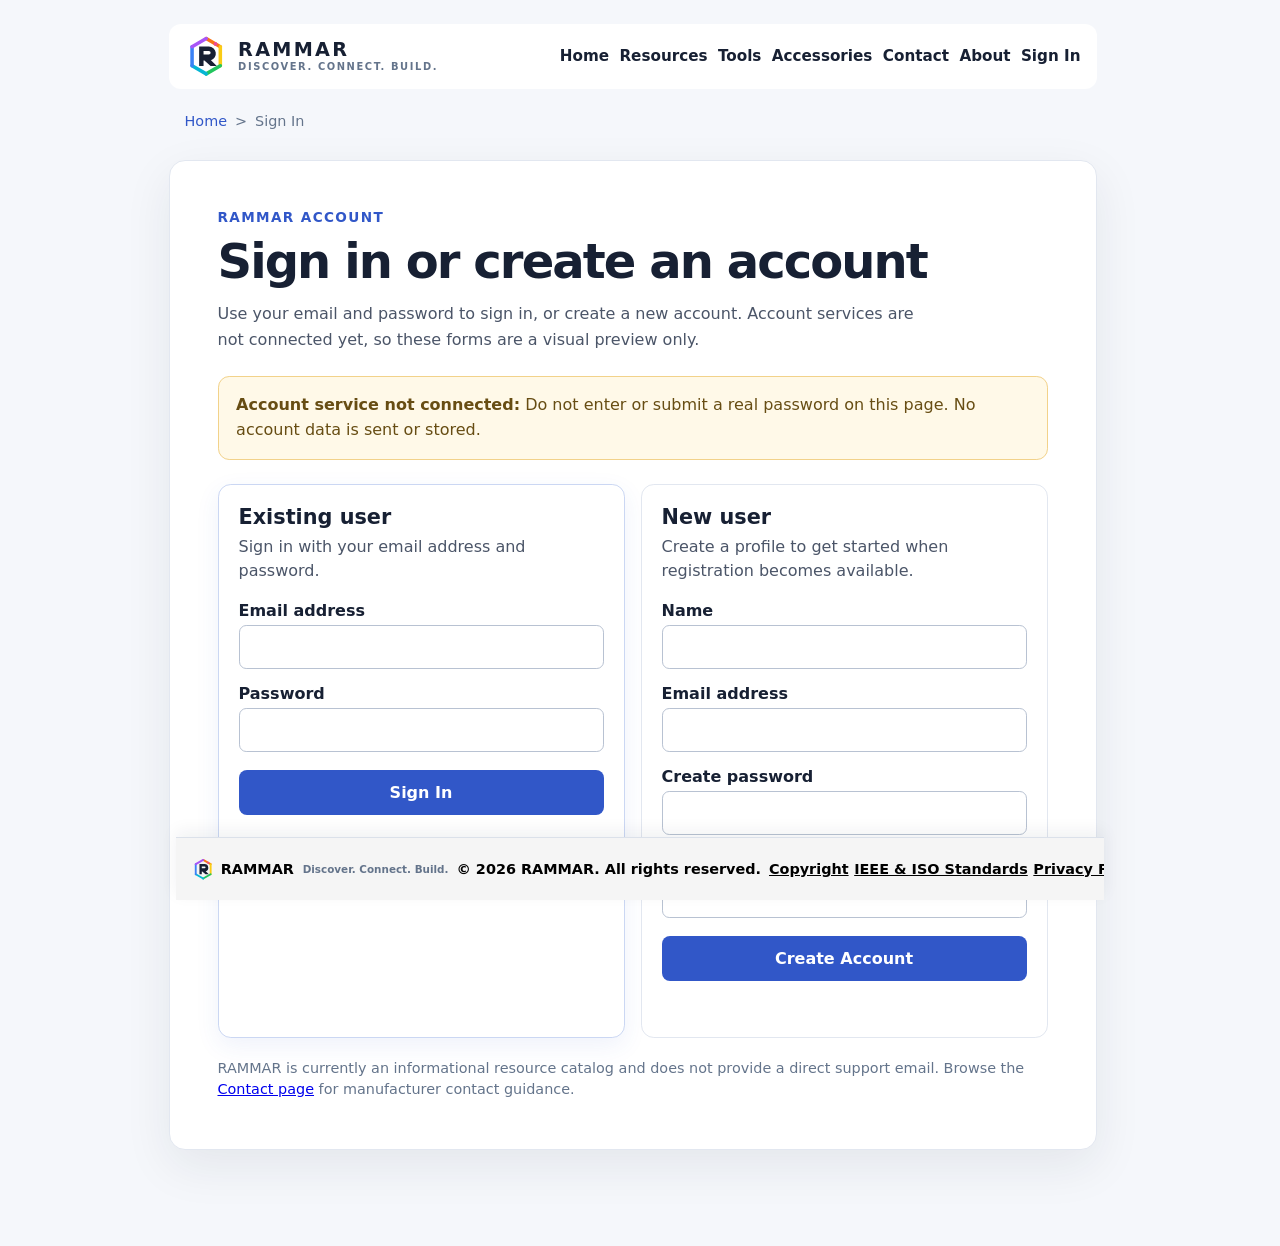
<file: signin.html>
<!DOCTYPE html>
<html lang="en">
<head>
  <meta charset="UTF-8">
  <meta name="viewport" content="width=device-width, initial-scale=1">
  <meta name="description" content="Sign in or create a RAMMAR account. Account services are not connected yet.">
  <title>Sign In | RAMMAR</title>
  <style>
    :root {
      color-scheme: light;
      font-family: system-ui, -apple-system, BlinkMacSystemFont, "Segoe UI", sans-serif;
      color: #172033;
      background: #f5f7fb;
    }

    * {
      box-sizing: border-box;
    }

    body {
      display: flex;
      flex-direction: column;
      min-height: 100vh;
      margin: 0;
      padding: 1.5rem;
    }

    header,
    main,
    footer,
    .breadcrumbs {
      width: min(100%, 58rem);
      margin-right: auto;
      margin-left: auto;
    }

    header {
      margin-bottom: 0.75rem;
      padding: 0.7rem 1rem;
      border-radius: 0.75rem;
      background: #fff;
    }

    .top-nav,
    #site-menu,
    .breadcrumbs ol,
    .footer-links {
      display: flex;
      align-items: center;
    }

    .top-nav {
      justify-content: space-between;
      flex-wrap: wrap;
      gap: 0.75rem 1.25rem;
    }

    .brand {
      display: inline-flex;
      align-items: center;
      gap: 0.7rem;
      color: #172033;
      text-decoration: none;
    }

    .brand-logo {
      width: 2.65rem;
      height: 2.65rem;
      flex: none;
    }

    .brand-copy {
      display: grid;
      gap: 0.1rem;
    }

    .brand-name {
      font-size: 1.2rem;
      font-weight: 850;
      letter-spacing: 0.12em;
      line-height: 1;
    }

    .brand-tagline {
      color: #64748b;
      font-size: 0.62rem;
      font-weight: 650;
      letter-spacing: 0.16em;
      line-height: 1.2;
      text-transform: uppercase;
    }

    #site-menu {
      flex-wrap: wrap;
      gap: 0.15rem 0.65rem;
      margin: 0;
      padding: 0;
      list-style: none;
    }

    #site-menu a {
      color: #000;
      font-size: 0.95rem;
      font-weight: 700;
      text-decoration: none;
    }

    #site-menu a:hover,
    #site-menu a[aria-current="page"] {
      background: #fff7ed;
    }

    .breadcrumbs {
      flex-wrap: wrap;
      margin-bottom: 1rem;
      padding: 0.65rem 1rem;
      color: #64748b;
      font-size: 0.9rem;
    }

    .breadcrumbs ol {
      flex-wrap: wrap;
      gap: 0;
      margin: 0;
      padding: 0;
      list-style: none;
    }

    .breadcrumbs li {
      display: flex;
      align-items: center;
      white-space: nowrap;
    }

    .breadcrumbs li + li::before {
      padding: 0 0.5rem;
      color: #64748b;
      content: ">";
    }

    .breadcrumbs a {
      color: #3157c8;
      text-decoration: none;
    }

    main {
      flex: 1;
      padding: clamp(1.5rem, 5vw, 3rem);
      border: 1px solid #e2e7f0;
      border-radius: 1rem;
      background: #fff;
      box-shadow: 0 1rem 3rem rgb(23 32 51 / 8%);
    }

    .eyebrow {
      margin: 0 0 0.5rem;
      color: #3157c8;
      font-size: 0.85rem;
      font-weight: 700;
      letter-spacing: 0.1em;
      text-transform: uppercase;
    }

    h1 {
      margin: 0 0 0.75rem;
      font-size: clamp(2rem, 6vw, 3rem);
      letter-spacing: -0.04em;
    }

    .intro {
      max-width: 44rem;
      margin: 0 0 1.5rem;
      color: #4b5568;
      line-height: 1.6;
    }

    .service-notice {
      margin: 0 0 1.5rem;
      padding: 1rem 1.1rem;
      border: 1px solid #f2d28a;
      border-radius: 0.7rem;
      background: #fff9e8;
      color: #674d13;
      line-height: 1.55;
    }

    .auth-grid {
      display: grid;
      grid-template-columns: repeat(auto-fit, minmax(min(100%, 17rem), 1fr));
      gap: 1rem;
    }

    .auth-card {
      padding: 1.25rem;
      border: 1px solid #e2e7f0;
      border-radius: 0.8rem;
      background: #fff;
    }

    .auth-card:first-child {
      border-color: #cbd7f3;
      box-shadow: 0 0.5rem 1.5rem rgb(49 87 200 / 8%);
    }

    .auth-card h2 {
      margin: 0 0 0.4rem;
      font-size: 1.3rem;
    }

    .auth-card > p {
      margin: 0 0 1.1rem;
      color: #4b5568;
      line-height: 1.5;
    }

    .form-field {
      display: grid;
      gap: 0.35rem;
      margin-top: 0.9rem;
    }

    label {
      font-weight: 650;
    }

    input {
      width: 100%;
      min-height: 2.75rem;
      padding: 0.6rem 0.7rem;
      border: 1px solid #b8c2d2;
      border-radius: 0.45rem;
      color: #172033;
      font: inherit;
    }

    input:focus {
      border-color: #3157c8;
      outline: 3px solid rgb(49 87 200 / 18%);
    }

    button {
      width: 100%;
      min-height: 2.8rem;
      margin-top: 1.1rem;
      padding: 0.65rem 1rem;
      border: 0;
      border-radius: 0.5rem;
      background: #3157c8;
      color: #fff;
      font: inherit;
      font-weight: 700;
      cursor: pointer;
    }

    button:hover {
      background: #2445a5;
    }

    .form-status {
      min-height: 1.5em;
      margin: 0.75rem 0 0;
      color: #8a3b12;
      font-weight: 650;
    }

    .privacy-note {
      margin: 1.25rem 0 0;
      color: #64748b;
      font-size: 0.9rem;
      line-height: 1.5;
    }

    footer {
      margin-top: 1.5rem;
      padding: 1.25rem 1rem;
      border-top: 1px solid #dbe1ea;
      color: #000;
      font-size: 0.9rem;
      font-weight: 700;
    }

    .footer-content {
      display: grid;
      grid-template-columns: max-content max-content;
      align-items: center;
      gap: 0.5rem;
    }

    .footer-brand {
      display: inline-flex;
      align-items: center;
      gap: 0.4rem;
      grid-column: 1 / -1;
      color: #000;
      text-decoration: none;
    }

    .footer-logo-mark {
      width: 1.4rem;
      height: 1.4rem;
    }

    .footer-links {
      flex-wrap: wrap;
      gap: 0 0.7rem;
      white-space: nowrap;
    }

    .footer-links a {
      color: #000;
    }

    @media (max-width: 38rem) {
      body {
        padding: 0.75rem;
      }

      .footer-content {
        grid-template-columns: 1fr;
      }

      .footer-brand {
        grid-column: auto;
      }

      .footer-links {
        white-space: normal;
      }
    }
  </style>
    <link rel="stylesheet" href="site-layout.css?v=8">
  </head>
<body>
  <header>
    <nav class="top-nav" aria-label="Main navigation">
      <a class="brand" href="index.html" aria-label="RAMMAR home">
        <svg class="brand-logo" viewBox="0 0 48 48" aria-hidden="true" focusable="false">
          <path d="M24 4 40 13.2" fill="none" stroke="#f97316" stroke-width="4" stroke-linecap="round"/>
          <path d="M40 13.2v21.6" fill="none" stroke="#facc15" stroke-width="4" stroke-linecap="round"/>
          <path d="m40 34.8-16 9.2" fill="none" stroke="#22c55e" stroke-width="4" stroke-linecap="round"/>
          <path d="m24 44-16-9.2" fill="none" stroke="#06b6d4" stroke-width="4" stroke-linecap="round"/>
          <path d="M8 34.8V13.2" fill="none" stroke="#3b82f6" stroke-width="4" stroke-linecap="round"/>
          <path d="M8 13.2 24 4" fill="none" stroke="#a855f7" stroke-width="4" stroke-linecap="round"/>
          <path d="M16 35V13h11a8 8 0 0 1 2.4 15.6L36 35h-7l-7-6h-1v6h-5Zm5-13h6a2 2 0 1 0 0-4h-6v4Z" fill="#172033" fill-rule="evenodd"/>
          <circle cx="34.5" cy="10.1" r="2.1" fill="#ec4899"/>
        </svg>
        <span class="brand-copy"><span class="brand-name">RAMMAR</span><span class="brand-tagline">Discover. Connect. Build.</span></span>
      </a>
      <ul id="site-menu">
        <li><a href="index.html">Home</a></li>
        <li><a href="products.html">Resources</a></li>
        <li><a href="index.html#tools">Tools</a></li>
        <li><a href="index.html#accessories">Accessories</a></li>
        <li><a href="contact.html">Contact</a></li>
        <li><a href="about.html">About</a></li>
        <li><a href="signin.html" aria-current="page">Sign In</a></li>
      </ul>
    </nav>
  </header>
  <nav class="breadcrumbs" aria-label="Breadcrumb">
    <ol>
      <li><a href="index.html">Home</a></li>
      <li><span aria-current="page">Sign In</span></li>
    </ol>
  </nav>
  <main>
    <p class="eyebrow">RAMMAR account</p>
    <h1>Sign in or create an account</h1>
    <p class="intro">Use your email and password to sign in, or create a new account. Account services are not connected yet, so these forms are a visual preview only.</p>
    <p class="service-notice"><strong>Account service not connected:</strong> Do not enter or submit a real password on this page. No account data is sent or stored.</p>
    <div class="auth-grid">
      <section class="auth-card" aria-labelledby="login-heading">
        <h2 id="login-heading">Existing user</h2>
        <p>Sign in with your email address and password.</p>
        <form data-auth-form>
          <div class="form-field">
            <label for="login-email">Email address</label>
            <input id="login-email" name="email" type="email" autocomplete="email" required>
          </div>
          <div class="form-field">
            <label for="login-password">Password</label>
            <input id="login-password" name="password" type="password" autocomplete="current-password" required>
          </div>
          <button type="submit">Sign In</button>
          <p class="form-status" aria-live="polite"></p>
        </form>
      </section>
      <section class="auth-card" aria-labelledby="create-heading">
        <h2 id="create-heading">New user</h2>
        <p>Create a profile to get started when registration becomes available.</p>
        <form data-auth-form>
          <div class="form-field">
            <label for="create-name">Name</label>
            <input id="create-name" name="name" type="text" autocomplete="name" required>
          </div>
          <div class="form-field">
            <label for="create-email">Email address</label>
            <input id="create-email" name="email" type="email" autocomplete="email" required>
          </div>
          <div class="form-field">
            <label for="create-password">Create password</label>
            <input id="create-password" name="password" type="password" autocomplete="new-password" required>
          </div>
          <div class="form-field">
            <label for="confirm-password">Confirm password</label>
            <input id="confirm-password" name="confirm-password" type="password" autocomplete="new-password" required>
          </div>
          <button type="submit">Create Account</button>
          <p class="form-status" aria-live="polite"></p>
        </form>
      </section>
    </div>
    <p class="privacy-note">RAMMAR is currently an informational resource catalog and does not provide a direct support email. Browse the <a href="contact.html">Contact page</a> for manufacturer contact guidance.</p>
  </main>
  <footer>
    <div class="footer-content">
      <a class="footer-brand" href="index.html" aria-label="RAMMAR home">
        <svg class="footer-logo-mark" viewBox="0 0 48 48" aria-hidden="true" focusable="false">
          <path d="M24 4 40 13.2" fill="none" stroke="#f97316" stroke-width="4" stroke-linecap="round"/>
          <path d="M40 13.2v21.6" fill="none" stroke="#facc15" stroke-width="4" stroke-linecap="round"/>
          <path d="m40 34.8-16 9.2" fill="none" stroke="#22c55e" stroke-width="4" stroke-linecap="round"/>
          <path d="m24 44-16-9.2" fill="none" stroke="#06b6d4" stroke-width="4" stroke-linecap="round"/>
          <path d="M8 34.8V13.2" fill="none" stroke="#3b82f6" stroke-width="4" stroke-linecap="round"/>
          <path d="M8 13.2 24 4" fill="none" stroke="#a855f7" stroke-width="4" stroke-linecap="round"/>
          <path d="M16 35V13h11a8 8 0 0 1 2.4 15.6L36 35h-7l-7-6h-1v6h-5Zm5-13h6a2 2 0 1 0 0-4h-6v4Z" fill="#172033" fill-rule="evenodd"/>
          <circle cx="34.5" cy="10.1" r="2.1" fill="#ec4899"/>
        </svg>
        RAMMAR
      </a>
      <div>&copy; 2026 RAMMAR. All rights reserved.</div>
      <nav class="footer-links" aria-label="Legal information">
        <a href="legal.html#copyright">Copyright</a>
        <a href="legal.html#standards">IEEE &amp; ISO Standards</a>
        <a href="legal.html#privacy">Privacy Policy</a>
        <a href="legal.html#terms">Terms of Use</a>
      </nav>
    </div>
  </footer>
  <script>
    document.querySelectorAll("[data-auth-form]").forEach((form) => {
      form.addEventListener("submit", (event) => {
        event.preventDefault();
        form.querySelector(".form-status").textContent =
          "Account service is not connected yet. No information was sent or saved.";
      });
    });
  </script>
</body>
</html>
</file>
<file: styles.css>
:root {
  --bg: #0F172A;
  --bg-soft: #13233d;
  --panel: rgba(255, 255, 255, 0.08);
  --panel-border: rgba(255, 255, 255, 0.14);
  --text: #FFFFFF;
  --muted: #dfe7f5;
  --accent: #FF6B00;
  --accent-strong: #ff7d1a;
  --shadow: rgba(3, 9, 19, 0.45);
}

* {
  box-sizing: border-box;
}

html {
  scroll-behavior: smooth;
}

body {
  margin: 0;
  min-height: 100vh;
  font-family: "Inter", sans-serif;
  background:
    radial-gradient(circle at top, rgba(255, 107, 0, 0.2), transparent 22%),
    linear-gradient(135deg, var(--bg) 0%, #0a1220 100%);
  color: var(--text);
}

img {
  max-width: 100%;
  display: block;
}

.page-shell {
  width: min(1100px, calc(100% - 32px));
  margin: 0 auto;
  padding: 32px 0 56px;
}

.topbar {
  display: flex;
  justify-content: space-between;
  align-items: center;
  padding: 8px 0 32px;
}

.brand {
  font-size: clamp(1.3rem, 2vw, 1.8rem);
  font-weight: 800;
  letter-spacing: 0.12em;
  text-transform: uppercase;
}

.nav {
  display: flex;
  gap: 26px;
}

.nav a {
  color: var(--muted);
  text-decoration: none;
  font-size: 0.95rem;
  transition: color 0.2s ease;
}

.nav a:hover,
.nav a:focus-visible {
  color: var(--text);
}

.hero {
  display: grid;
  place-items: center;
  text-align: center;
  min-height: 58vh;
  padding: 52px 0 40px;
}

.eyebrow {
  margin: 0;
  font-size: 1rem;
  letter-spacing: 0.28em;
  text-transform: uppercase;
  color: var(--accent);
  font-weight: 700;
}

.hero h1 {
  margin: 20px 0 0;
  font-size: clamp(3.2rem, 8vw, 7.4rem);
  line-height: 0.95;
  letter-spacing: -0.06em;
}

.subtitle {
  margin: 26px 0 0;
  font-size: clamp(0.95rem, 2vw, 1.3rem);
  color: var(--muted);
  letter-spacing: 0.04em;
}

.cta {
  margin-top: 28px;
  display: inline-flex;
  align-items: center;
  justify-content: center;
  text-decoration: none;
  background: linear-gradient(135deg, var(--accent), var(--accent-strong));
  color: var(--text);
  font-weight: 800;
  padding: 0.9rem 1.8rem;
  border-radius: 999px;
  box-shadow: 0 14px 28px rgba(255, 107, 0, 0.32);
  transition: transform 0.2s ease, box-shadow 0.2s ease;
}

.cta:hover,
.cta:focus-visible {
  transform: translateY(-1px);
  box-shadow: 0 18px 34px rgba(255, 107, 0, 0.42);
}

.feature-grid {
  display: grid;
  grid-template-columns: repeat(3, minmax(0, 1fr));
  gap: 20px;
  margin-top: 20px;
}

.card {
  background: #FFFFFF;
  color: var(--bg);
  border: 1px solid rgba(15, 23, 42, 0.08);
  border-radius: 20px;
  padding: 24px 22px;
  box-shadow: 0 18px 40px var(--shadow);
}

.card-tag {
  display: inline-flex;
  padding: 0.42rem 0.8rem;
  border-radius: 999px;
  background: rgba(255, 107, 0, 0.12);
  border: 1px solid rgba(255, 107, 0, 0.25);
  color: var(--accent);
  font-size: 0.75rem;
  font-weight: 700;
  letter-spacing: 0.08em;
  text-transform: uppercase;
}

.card h2 {
  margin: 18px 0 12px;
  font-size: 1.4rem;
}

.card p {
  margin: 0;
  color: rgba(15, 23, 42, 0.7);
  line-height: 1.7;
}

@media (max-width: 800px) {
  .topbar {
    flex-direction: column;
    gap: 18px;
  }

  .nav {
    gap: 18px;
  }

  .feature-grid {
    grid-template-columns: 1fr;
  }
}
</file>
<file: site-layout.css>
html {
  scrollbar-gutter: stable;
}

body {
  box-sizing: border-box;
  padding-bottom: 6rem;
}

header,
main,
footer,
.breadcrumbs {
  box-sizing: border-box;
  width: min(100%, 58rem);
  margin-right: auto;
  margin-left: auto;
}

header {
  flex: 0 0 auto;
  margin-top: 0;
  margin-bottom: 0.75rem;
  padding: 0.7rem 1rem;
  border-radius: 0.75rem;
  background: #fff;
}

header > nav {
  display: flex;
  align-items: center;
  justify-content: space-between;
  flex-wrap: wrap;
  gap: 0.75rem 1.25rem;
  position: relative;
}

footer {
  position: fixed;
  z-index: 10;
  right: 0;
  bottom: 0;
  left: 0;
  box-sizing: border-box;
  margin: 0 auto;
  border-top: 1px solid #dbe1ea;
  background: #f5f5f5;
  overflow-x: auto;
  box-shadow: 0 -0.35rem 1rem rgb(23 32 51 / 6%);
}

.footer-content {
  display: flex;
  width: max-content;
  min-width: 100%;
  align-items: center;
  justify-content: flex-start;
  gap: 0.5rem;
  white-space: nowrap;
}

.footer-brand {
  flex: none;
  grid-column: auto;
  white-space: nowrap;
}

.footer-brand::after {
  margin-left: 0.15rem;
  color: #64748b;
  content: "Discover. Connect. Build.";
  font-size: 0.65rem;
  font-weight: 600;
  letter-spacing: 0;
}

.footer-content > div {
  flex: none;
  white-space: nowrap;
}

.footer-meta {
  flex: none;
  white-space: nowrap;
}

.footer-links {
  display: flex;
  flex: none;
  flex-wrap: nowrap;
  justify-self: auto;
  gap: 0 0.35rem;
  white-space: nowrap;
}

.brand {
  display: inline-flex;
  align-items: center;
  flex: 0 0 auto;
  gap: 0.7rem;
  color: #172033;
  line-height: normal;
  text-decoration: none;
}

.brand-logo {
  display: block;
  width: 2.65rem;
  height: 2.65rem;
  flex: none;
}

.brand-copy {
  display: grid;
  gap: 0.1rem;
}

.brand-name {
  display: block;
  font-size: 1.2rem;
  font-weight: 850;
  letter-spacing: 0.12em;
  line-height: 1;
}

.brand-tagline {
  display: block;
  color: #64748b;
  font-size: 0.62rem;
  font-weight: 650;
  letter-spacing: 0.16em;
  line-height: 1.2;
  text-transform: uppercase;
}

.brand,
.brand:hover,
.brand[aria-current="page"] {
  background: transparent;
  color: #172033;
  text-decoration: none;
}

#site-menu {
  display: flex;
  align-items: center;
  flex-wrap: wrap;
  gap: 0.15rem 0.65rem;
  margin: 0;
  padding: 0;
  list-style: none;
}

#site-menu > li {
  position: relative;
}

#site-menu > li > a,
#site-menu > li > details > summary {
  display: inline-block;
  padding: 0.25rem 0;
  color: #172033;
  background: transparent;
  font-family: inherit;
  font-size: 0.95rem;
  font-weight: 700;
  line-height: 1.35;
  text-decoration: none;
}

#site-menu > li > a:hover,
#site-menu > li > a[aria-current="page"],
#site-menu > li > details > summary:hover,
#site-menu > li > details > summary[aria-current="page"] {
  color: #172033;
  background: transparent;
  font-family: inherit;
  font-size: 0.95rem;
  font-weight: 700;
}

.breadcrumbs {
  display: block;
  flex: 0 0 auto;
  position: static;
  margin-top: 0;
  margin-bottom: 1rem;
  min-height: 2.7rem;
  padding: 0.65rem 1rem;
  color: #64748b;
  font-size: 0.9rem;
  line-height: 1.4;
}

.breadcrumbs ol {
  display: flex;
  align-items: center;
  flex-wrap: wrap;
  gap: 0;
  margin: 0;
  padding: 0;
  list-style: none;
}

.breadcrumbs li {
  display: flex;
  align-items: center;
  line-height: 1.4;
  white-space: nowrap;
}

.breadcrumbs li + li::before {
  padding: 0 0.5rem;
  color: #64748b;
  content: ">";
}

main {
  flex: 1 0 auto;
  margin-top: 0;
}

.intro > p:last-child {
  width: 100%;
  margin-right: 0;
  margin-left: 0;
}

.about-page .breadcrumbs,
.about-page main {
  width: min(100%, 42rem);
}

@media (max-width: 38rem) {
  body {
    padding: 0.75rem;
  }
}
</file>
